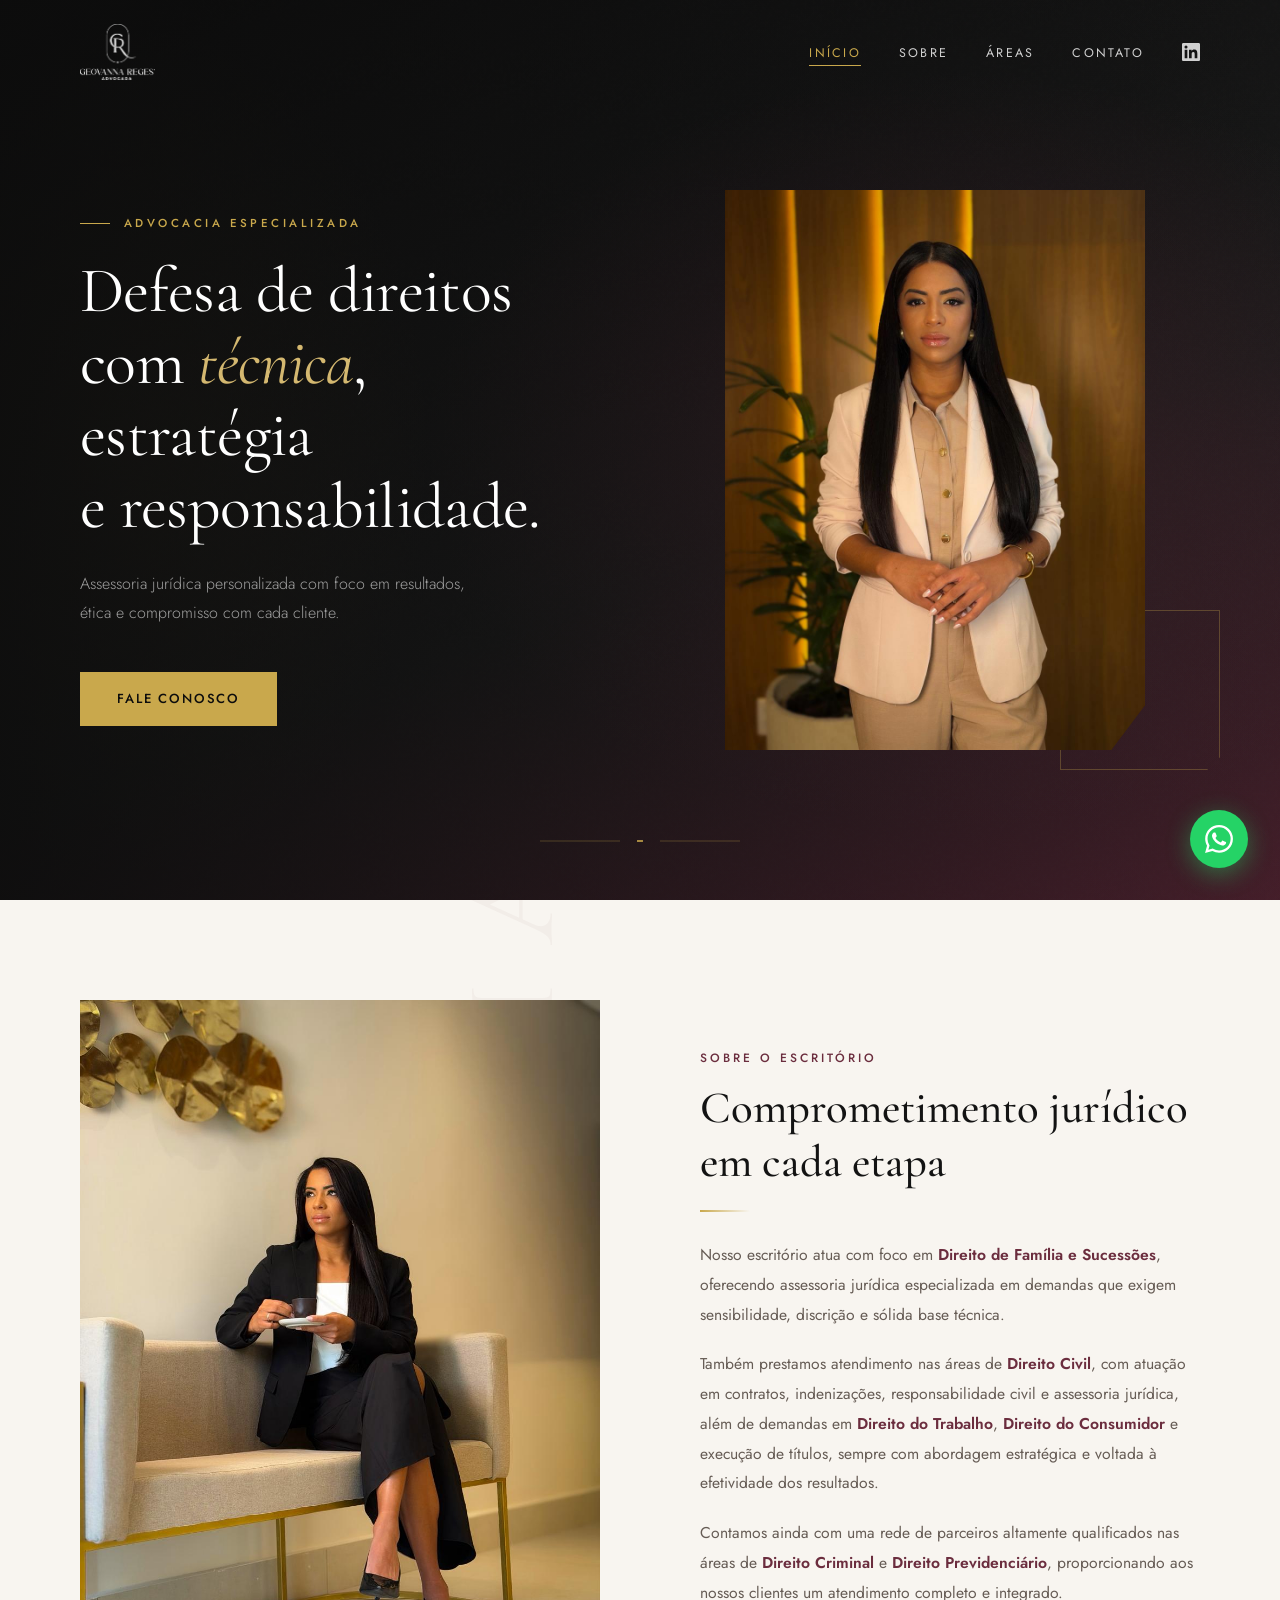
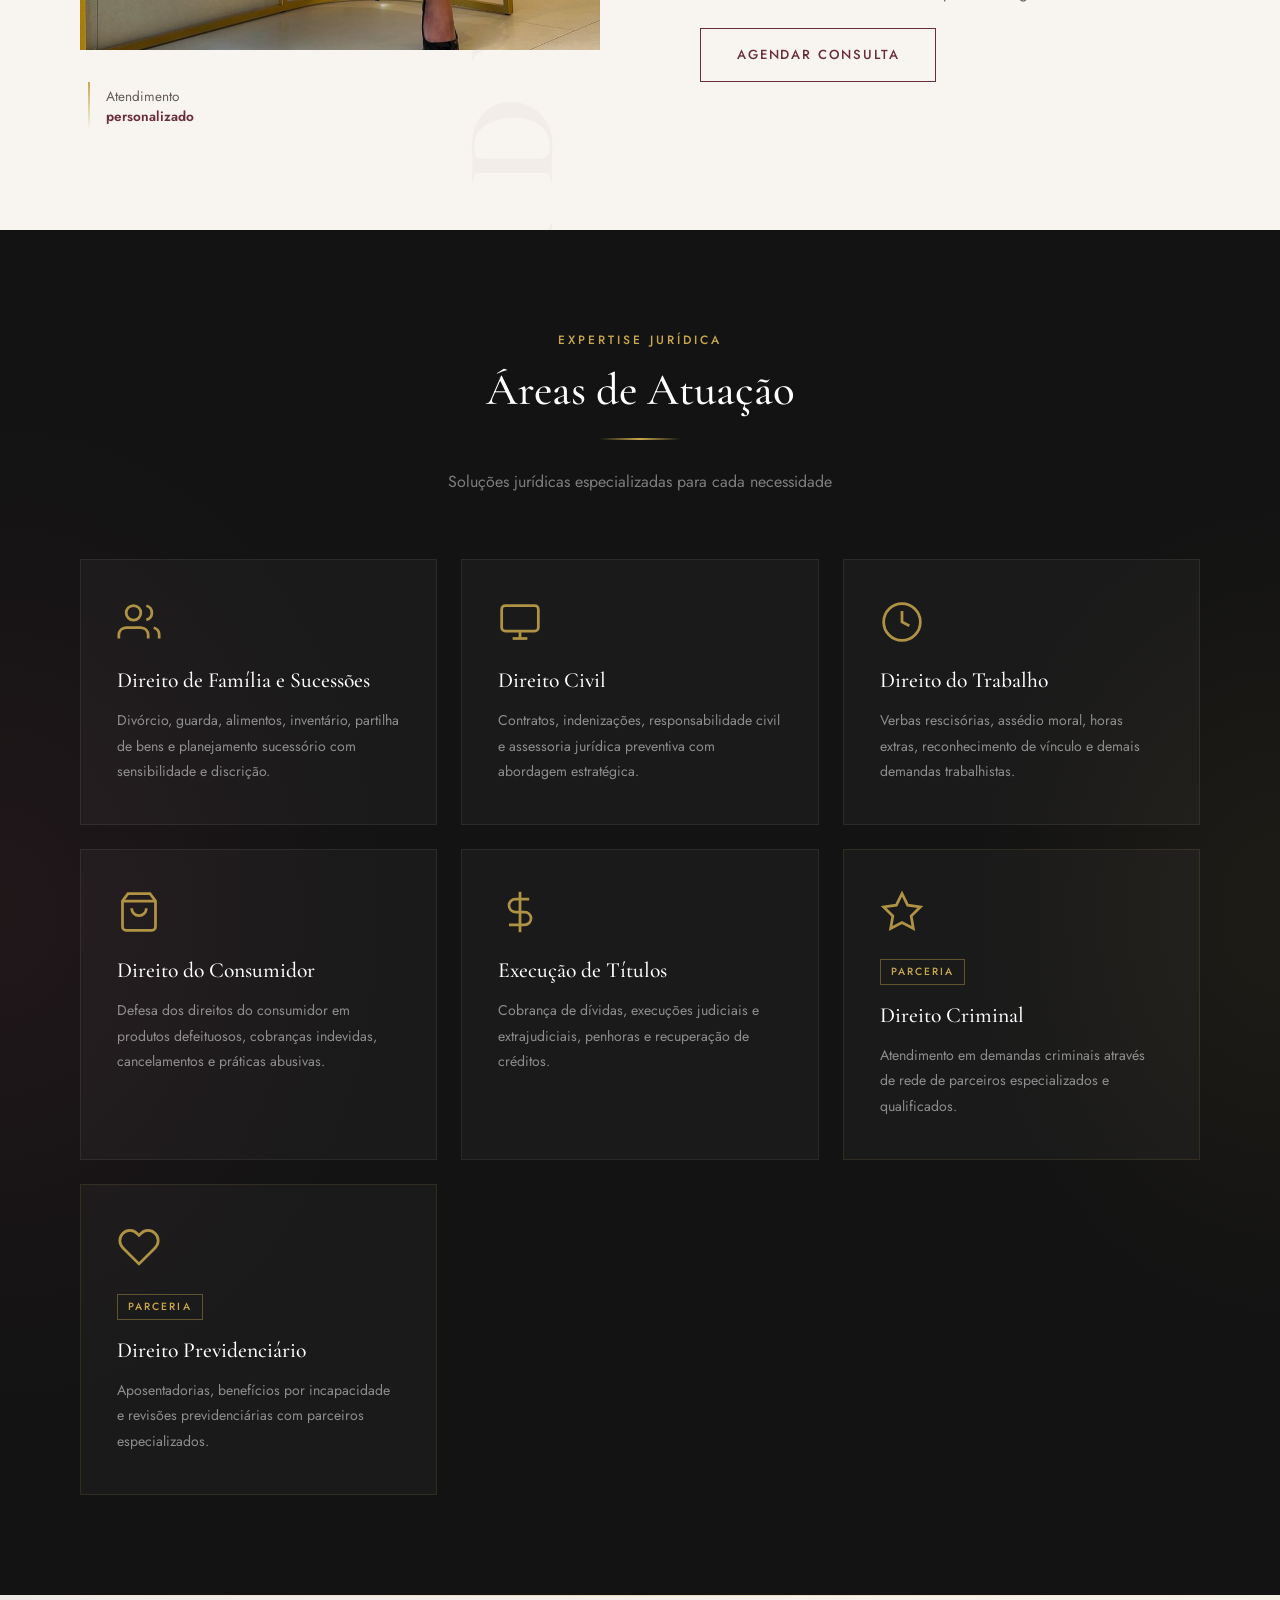
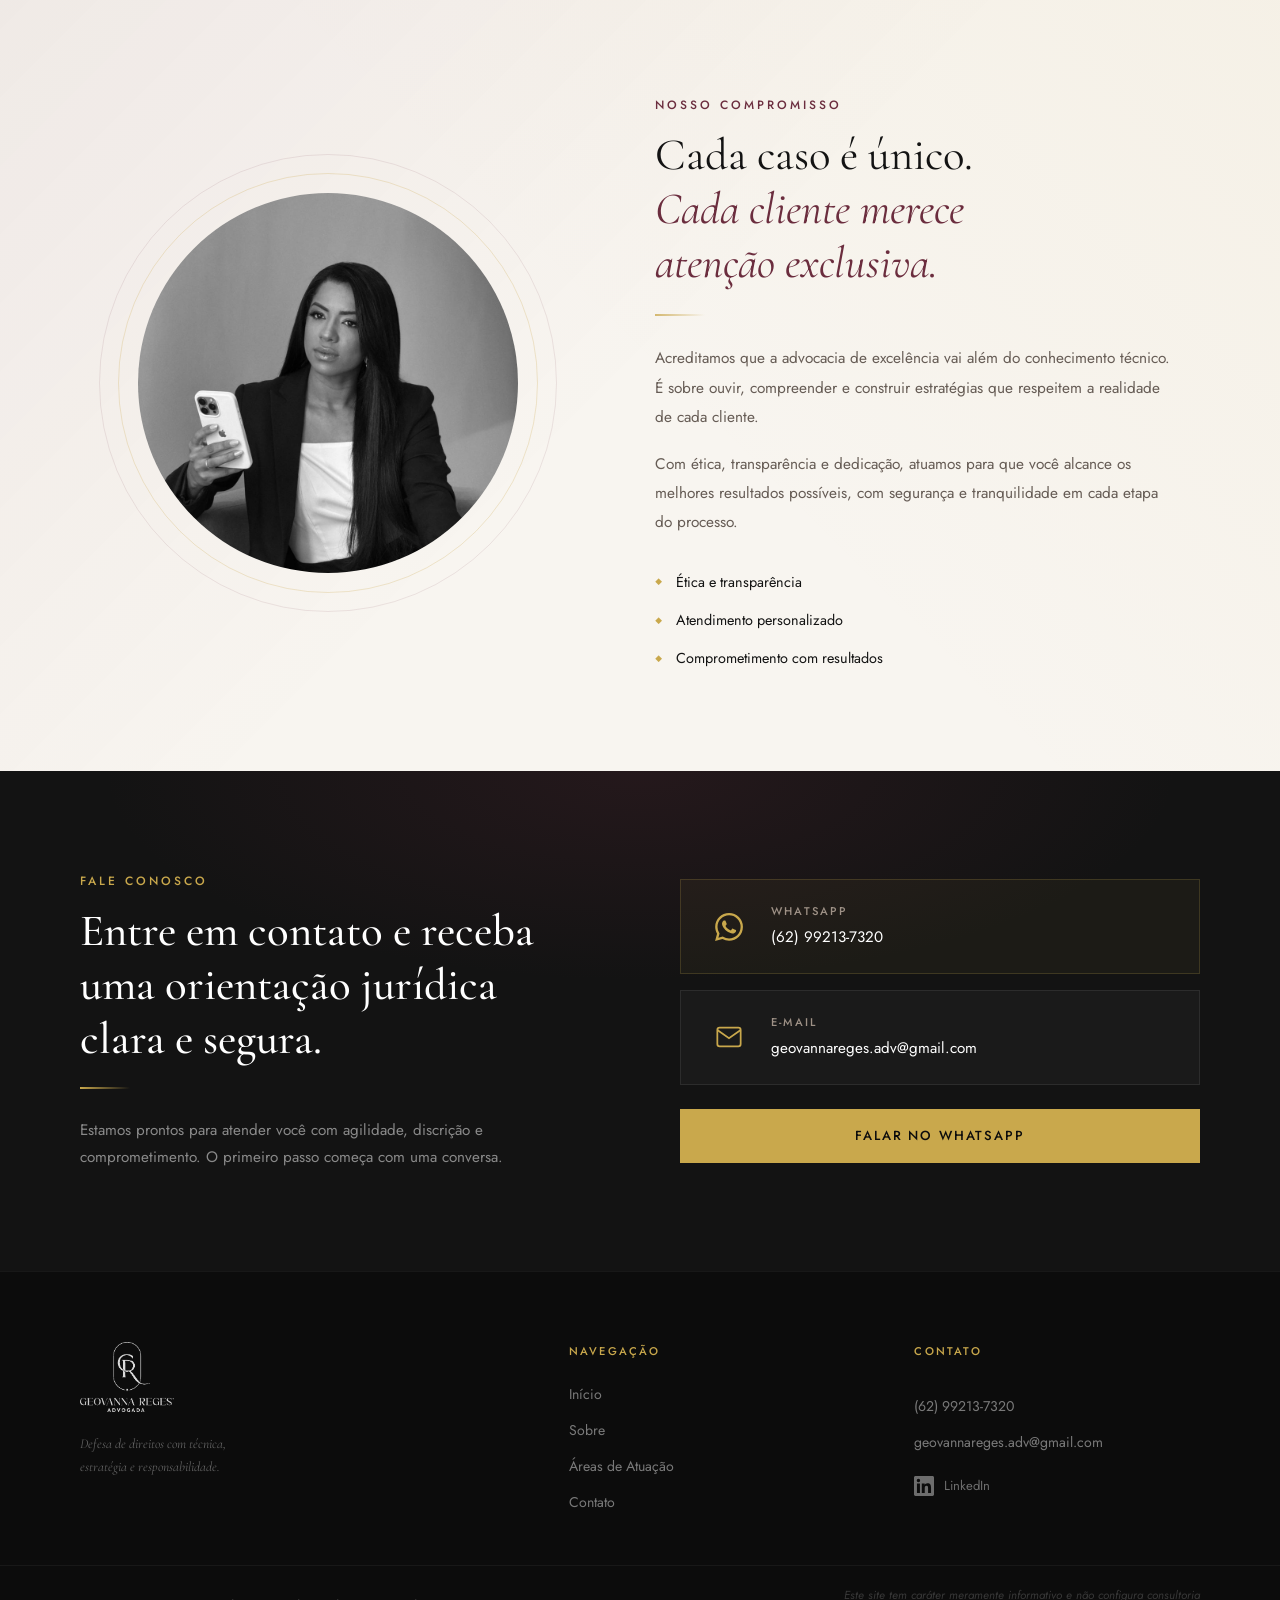
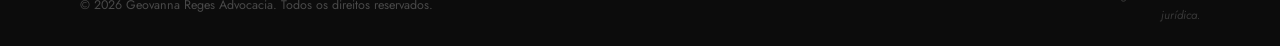
<file: index.html>
<!DOCTYPE html>
<html lang="pt-BR">
<head>
  <meta charset="UTF-8" />
  <meta name="viewport" content="width=device-width, initial-scale=1.0" />
  <title>Geovanna Reges | Advogada – Direito de Família, Civil e Trabalhista</title>
  <meta name="description" content="Escritório de advocacia especializado em Direito de Família e Sucessões, Direito Civil, Trabalhista e do Consumidor. Assessoria jurídica com técnica, estratégia e responsabilidade." />
  <meta name="keywords" content="advogada, Goiânia, direito de família, sucessões, direito civil, trabalhista, consumidor, Geovanna Reges" />
  <meta name="author" content="Geovanna Reges Advocacia" />
  <meta property="og:title" content="Geovanna Reges | Advogada" />
  <meta property="og:description" content="Defesa de direitos com técnica, estratégia e responsabilidade." />
  <meta property="og:type" content="website" />
  <link rel="preconnect" href="https://fonts.googleapis.com" />
  <link rel="preconnect" href="https://fonts.gstatic.com" crossorigin />
  <link href="https://fonts.googleapis.com/css2?family=Cormorant+Garamond:ital,wght@0,300;0,400;0,500;0,600;0,700;1,300;1,400;1,600&family=Jost:wght@300;400;500;600&display=swap" rel="stylesheet" />
  <link rel="stylesheet" href="geovanna-reges/style.css">
</head>
<body>

  <header class="header" id="header">
    <div class="header__inner container">
      <a href="#inicio" class="header__logo" aria-label="Geovanna Reges Advogada – Página inicial">
        <img src="geovanna-reges/logo.png" alt="Geovanna Reges Advogada – Logo" class="logo-img" />
        <span class="logo-text" style="display:none;">
          <span class="logo-name">Geovanna Reges</span>
          <span class="logo-sub">Advogada</span>
        </span>
      </a>
      <nav class="header__nav" aria-label="Menu principal">
        <ul class="nav__list">
          <li><a href="#inicio" class="nav__link">Início</a></li>
          <li><a href="#sobre" class="nav__link">Sobre</a></li>
          <li><a href="#areas" class="nav__link">Áreas</a></li>
          <li><a href="#contato" class="nav__link">Contato</a></li>
          <li>
            <a href="https://www.linkedin.com/in/geovannareges" target="_blank" rel="noopener noreferrer" class="nav__link nav__link--icon" aria-label="LinkedIn de Geovanna Reges">
              <svg width="18" height="18" viewBox="0 0 24 24" fill="currentColor" aria-hidden="true">
                <path d="M20.447 20.452h-3.554v-5.569c0-1.328-.027-3.037-1.852-3.037-1.853 0-2.136 1.445-2.136 2.939v5.667H9.351V9h3.414v1.561h.046c.477-.9 1.637-1.85 3.37-1.85 3.601 0 4.267 2.37 4.267 5.455v6.286zM5.337 7.433a2.062 2.062 0 01-2.063-2.065 2.064 2.064 0 112.063 2.065zm1.782 13.019H3.555V9h3.564v11.452zM22.225 0H1.771C.792 0 0 .774 0 1.729v20.542C0 23.227.792 24 1.771 24h20.451C23.2 24 24 23.227 24 22.271V1.729C24 .774 23.2 0 22.222 0h.003z"/>
              </svg>
            </a>
          </li>
        </ul>
      </nav>
      <button class="header__hamburger" id="hamburger" aria-label="Abrir menu" aria-expanded="false" aria-controls="mobile-menu">
        <span class="ham-line"></span>
        <span class="ham-line"></span>
        <span class="ham-line"></span>
      </button>
    </div>
    <nav class="mobile-menu" id="mobile-menu" aria-label="Menu mobile" aria-hidden="true">
      <ul class="mobile-menu__list">
        <li><a href="#inicio" class="mobile-menu__link">Início</a></li>
        <li><a href="#sobre" class="mobile-menu__link">Sobre</a></li>
        <li><a href="#areas" class="mobile-menu__link">Áreas</a></li>
        <li><a href="#contato" class="mobile-menu__link">Contato</a></li>
        <li><a href="https://www.linkedin.com/in/geovannareges" target="_blank" rel="noopener noreferrer" class="mobile-menu__link">LinkedIn</a></li>
      </ul>
    </nav>
  </header>


  <!-- HERO -->
  <section class="hero" id="inicio" aria-label="Apresentação">
    <div class="hero__bg" aria-hidden="true"></div>
    <div class="hero__overlay" aria-hidden="true"></div>
    <div class="hero__content container">
      <div class="hero__text fade-in">
        <p class="hero__eyebrow">Advocacia especializada</p>
        <h1 class="hero__title">
          Defesa de direitos<br />
          com <em>técnica</em>, estratégia<br />
          e responsabilidade.
        </h1>
        <p class="hero__subtitle">
          Assessoria jurídica personalizada com foco em resultados,<br class="desktop-break" />
          ética e compromisso com cada cliente.
        </p>
        <a href="#contato" class="btn btn--gold">Fale Conosco</a>
      </div>
      <div class="hero__photo fade-in fade-in--delay">
        <div class="hero__photo-frame">
          <img
            src="geovanna-reges/fotos/GeoavannaPrincipal.png">
            alt="Geovanna Reges, advogada – foto profissional"
            class="hero__photo-img"
            loading="eager"
          />
        </div>
        <div class="hero__photo-deco" aria-hidden="true"></div>
      </div>
    </div>
    <div class="hero__ornament" aria-hidden="true">
      <svg viewBox="0 0 200 2" fill="none" xmlns="http://www.w3.org/2000/svg">
        <line x1="0" y1="1" x2="80" y2="1" stroke="var(--gold)" stroke-width="0.5" opacity="0.6"/>
        <circle cx="100" cy="1" r="3" fill="var(--gold)" opacity="0.8"/>
        <line x1="120" y1="1" x2="200" y2="1" stroke="var(--gold)" stroke-width="0.5" opacity="0.6"/>
      </svg>
    </div>
  </section>


  <!-- SOBRE -->
  <section class="sobre" id="sobre" aria-label="Sobre o escritório">
    <div class="container">
      <div class="sobre__grid">
        <div class="sobre__photo-col fade-in-left">
          <div class="sobre__photo-wrapper">
            <img
              src="geovanna-reges/fotos/GeovannaSentada.jpg"
              alt="Geovanna Reges – advogada especialista em Direito de Família"
              class="sobre__photo"
              loading="lazy"
            />
            <div class="sobre__photo-deco" aria-hidden="true"></div>
          </div>
          <div class="sobre__badge">
            <span class="badge__line" aria-hidden="true"></span>
            <p class="badge__text">Atendimento<br /><strong>personalizado</strong></p>
          </div>
        </div>
        <div class="sobre__text-col fade-in-right">
          <p class="section-eyebrow">Sobre o escritório</p>
          <h2 class="section-title">Comprometimento jurídico<br />em cada etapa</h2>
          <div class="section-divider" aria-hidden="true"></div>
          <p class="sobre__text">
            Nosso escritório atua com foco em <strong>Direito de Família e Sucessões</strong>, oferecendo assessoria jurídica especializada em demandas que exigem sensibilidade, discrição e sólida base técnica.
          </p>
          <p class="sobre__text">
            Também prestamos atendimento nas áreas de <strong>Direito Civil</strong>, com atuação em contratos, indenizações, responsabilidade civil e assessoria jurídica, além de demandas em <strong>Direito do Trabalho</strong>, <strong>Direito do Consumidor</strong> e execução de títulos, sempre com abordagem estratégica e voltada à efetividade dos resultados.
          </p>
          <p class="sobre__text">
            Contamos ainda com uma rede de parceiros altamente qualificados nas áreas de <strong>Direito Criminal</strong> e <strong>Direito Previdenciário</strong>, proporcionando aos nossos clientes um atendimento completo e integrado.
          </p>
          <a href="#contato" class="btn btn--outline">Agendar consulta</a>
        </div>
      </div>
    </div>
  </section>


  <!-- ÁREAS -->
  <section class="areas" id="areas" aria-label="Áreas de atuação">
    <div class="container">
      <div class="section-header text-center fade-in">
        <p class="section-eyebrow">Expertise jurídica</p>
        <h2 class="section-title">Áreas de Atuação</h2>
        <div class="section-divider center" aria-hidden="true"></div>
        <p class="section-subtitle">Soluções jurídicas especializadas para cada necessidade</p>
      </div>
      <div class="areas__grid">
        <article class="area-card fade-in" tabindex="0">
          <div class="area-card__icon" aria-hidden="true">
            <svg viewBox="0 0 24 24" fill="none" stroke="currentColor" stroke-width="1.5">
              <path d="M17 21v-2a4 4 0 0 0-4-4H5a4 4 0 0 0-4 4v2"/>
              <circle cx="9" cy="7" r="4"/>
              <path d="M23 21v-2a4 4 0 0 0-3-3.87"/>
              <path d="M16 3.13a4 4 0 0 1 0 7.75"/>
            </svg>
          </div>
          <h3 class="area-card__title">Direito de Família e Sucessões</h3>
          <p class="area-card__desc">Divórcio, guarda, alimentos, inventário, partilha de bens e planejamento sucessório com sensibilidade e discrição.</p>
        </article>
        <article class="area-card fade-in" tabindex="0">
          <div class="area-card__icon" aria-hidden="true">
            <svg viewBox="0 0 24 24" fill="none" stroke="currentColor" stroke-width="1.5">
              <rect x="2" y="3" width="20" height="14" rx="2" ry="2"/>
              <line x1="8" y1="21" x2="16" y2="21"/>
              <line x1="12" y1="17" x2="12" y2="21"/>
            </svg>
          </div>
          <h3 class="area-card__title">Direito Civil</h3>
          <p class="area-card__desc">Contratos, indenizações, responsabilidade civil e assessoria jurídica preventiva com abordagem estratégica.</p>
        </article>
        <article class="area-card fade-in" tabindex="0">
          <div class="area-card__icon" aria-hidden="true">
            <svg viewBox="0 0 24 24" fill="none" stroke="currentColor" stroke-width="1.5">
              <circle cx="12" cy="12" r="10"/>
              <polyline points="12 6 12 12 16 14"/>
            </svg>
          </div>
          <h3 class="area-card__title">Direito do Trabalho</h3>
          <p class="area-card__desc">Verbas rescisórias, assédio moral, horas extras, reconhecimento de vínculo e demais demandas trabalhistas.</p>
        </article>
        <article class="area-card fade-in" tabindex="0">
          <div class="area-card__icon" aria-hidden="true">
            <svg viewBox="0 0 24 24" fill="none" stroke="currentColor" stroke-width="1.5">
              <path d="M6 2L3 6v14a2 2 0 0 0 2 2h14a2 2 0 0 0 2-2V6l-3-4z"/>
              <line x1="3" y1="6" x2="21" y2="6"/>
              <path d="M16 10a4 4 0 0 1-8 0"/>
            </svg>
          </div>
          <h3 class="area-card__title">Direito do Consumidor</h3>
          <p class="area-card__desc">Defesa dos direitos do consumidor em produtos defeituosos, cobranças indevidas, cancelamentos e práticas abusivas.</p>
        </article>
        <article class="area-card fade-in" tabindex="0">
          <div class="area-card__icon" aria-hidden="true">
            <svg viewBox="0 0 24 24" fill="none" stroke="currentColor" stroke-width="1.5">
              <line x1="12" y1="1" x2="12" y2="23"/>
              <path d="M17 5H9.5a3.5 3.5 0 0 0 0 7h5a3.5 3.5 0 0 1 0 7H6"/>
            </svg>
          </div>
          <h3 class="area-card__title">Execução de Títulos</h3>
          <p class="area-card__desc">Cobrança de dívidas, execuções judiciais e extrajudiciais, penhoras e recuperação de créditos.</p>
        </article>
        <article class="area-card area-card--partner fade-in" tabindex="0">
          <div class="area-card__icon" aria-hidden="true">
            <svg viewBox="0 0 24 24" fill="none" stroke="currentColor" stroke-width="1.5">
              <polygon points="12 2 15.09 8.26 22 9.27 17 14.14 18.18 21.02 12 17.77 5.82 21.02 7 14.14 2 9.27 8.91 8.26 12 2"/>
            </svg>
          </div>
          <span class="area-card__tag">Parceria</span>
          <h3 class="area-card__title">Direito Criminal</h3>
          <p class="area-card__desc">Atendimento em demandas criminais através de rede de parceiros especializados e qualificados.</p>
        </article>
        <article class="area-card area-card--partner fade-in" tabindex="0">
          <div class="area-card__icon" aria-hidden="true">
            <svg viewBox="0 0 24 24" fill="none" stroke="currentColor" stroke-width="1.5">
              <path d="M20.84 4.61a5.5 5.5 0 0 0-7.78 0L12 5.67l-1.06-1.06a5.5 5.5 0 0 0-7.78 7.78l1.06 1.06L12 21.23l7.78-7.78 1.06-1.06a5.5 5.5 0 0 0 0-7.78z"/>
            </svg>
          </div>
          <span class="area-card__tag">Parceria</span>
          <h3 class="area-card__title">Direito Previdenciário</h3>
          <p class="area-card__desc">Aposentadorias, benefícios por incapacidade e revisões previdenciárias com parceiros especializados.</p>
        </article>
      </div>
    </div>
  </section>


  <!-- DESTAQUE -->
  <section class="destaque" aria-label="Compromisso profissional">
    <div class="destaque__bg" aria-hidden="true"></div>
    <div class="container destaque__inner">
      <div class="destaque__photo-col fade-in-left">
        <div class="destaque__photo-wrapper">
          <img
            src="geovanna-reges/fotos/GeovannaPretaeBranca.jpg"
            alt="Geovanna Reges – atendimento personalizado ao cliente"
            class="destaque__photo"
            loading="lazy"
          />
        </div>
        <div class="destaque__deco-ring" aria-hidden="true"></div>
      </div>
      <div class="destaque__text-col fade-in-right">
        <p class="section-eyebrow eyebrow--light">Nosso compromisso</p>
        <h2 class="destaque__title">
          Cada caso é único.<br />
          <em>Cada cliente merece<br />atenção exclusiva.</em>
        </h2>
        <div class="section-divider gold" aria-hidden="true"></div>
        <p class="destaque__text">
          Acreditamos que a advocacia de excelência vai além do conhecimento técnico. É sobre ouvir, compreender e construir estratégias que respeitem a realidade de cada cliente.
        </p>
        <p class="destaque__text">
          Com ética, transparência e dedicação, atuamos para que você alcance os melhores resultados possíveis, com segurança e tranquilidade em cada etapa do processo.
        </p>
        <ul class="destaque__values" aria-label="Valores do escritório">
          <li class="value-item"><span class="value-icon" aria-hidden="true">◆</span><span>Ética e transparência</span></li>
          <li class="value-item"><span class="value-icon" aria-hidden="true">◆</span><span>Atendimento personalizado</span></li>
          <li class="value-item"><span class="value-icon" aria-hidden="true">◆</span><span>Comprometimento com resultados</span></li>
        </ul>
      </div>
    </div>
  </section>


  <!-- CONTATO -->
  <section class="contato" id="contato" aria-label="Entre em contato">
    <div class="container">
      <div class="contato__inner">
        <div class="contato__text fade-in">
          <p class="section-eyebrow">Fale conosco</p>
          <h2 class="section-title">Entre em contato e receba uma orientação jurídica<br class="desktop-break" /> clara e segura.</h2>
          <div class="section-divider" aria-hidden="true"></div>
          <p class="contato__desc">Estamos prontos para atender você com agilidade, discrição e comprometimento. O primeiro passo começa com uma conversa.</p>
        </div>
        <div class="contato__cards fade-in fade-in--delay">
          <a href="https://wa.me/5562992137320?text=Ol%C3%A1%2C%20Geovanna%21%20Gostaria%20de%20uma%20orienta%C3%A7%C3%A3o%20jur%C3%ADdica." target="_blank" rel="noopener noreferrer" class="contact-card contact-card--primary" aria-label="Falar com Geovanna Reges no WhatsApp">
            <div class="contact-card__icon" aria-hidden="true">
              <svg viewBox="0 0 24 24" fill="currentColor">
                <path d="M17.472 14.382c-.297-.149-1.758-.867-2.03-.967-.273-.099-.471-.148-.67.15-.197.297-.767.966-.94 1.164-.173.199-.347.223-.644.075-.297-.15-1.255-.463-2.39-1.475-.883-.788-1.48-1.761-1.653-2.059-.173-.297-.018-.458.13-.606.134-.133.298-.347.446-.52.149-.174.198-.298.298-.497.099-.198.05-.371-.025-.52-.075-.149-.669-1.612-.916-2.207-.242-.579-.487-.5-.669-.51-.173-.008-.371-.01-.57-.01-.198 0-.52.074-.792.372-.272.297-1.04 1.016-1.04 2.479 0 1.462 1.065 2.875 1.213 3.074.149.198 2.096 3.2 5.077 4.487.709.306 1.262.489 1.694.625.712.227 1.36.195 1.871.118.571-.085 1.758-.719 2.006-1.413.248-.694.248-1.289.173-1.413-.074-.124-.272-.198-.57-.347m-5.421 7.403h-.004a9.87 9.87 0 01-5.031-1.378l-.361-.214-3.741.982.998-3.648-.235-.374a9.86 9.86 0 01-1.51-5.26c.001-5.45 4.436-9.884 9.888-9.884 2.64 0 5.122 1.03 6.988 2.898a9.825 9.825 0 012.893 6.994c-.003 5.45-4.437 9.884-9.885 9.884m8.413-18.297A11.815 11.815 0 0012.05 0C5.495 0 .16 5.335.157 11.892c0 2.096.547 4.142 1.588 5.945L.057 24l6.305-1.654a11.882 11.882 0 005.683 1.448h.005c6.554 0 11.89-5.335 11.893-11.893a11.821 11.821 0 00-3.48-8.413z"/>
              </svg>
            </div>
            <div class="contact-card__body">
              <p class="contact-card__label">WhatsApp</p>
              <p class="contact-card__value">(62) 99213-7320</p>
            </div>
            <div class="contact-card__arrow" aria-hidden="true">→</div>
          </a>
          <a href="mailto:geovannareges.adv@gmail.com" class="contact-card" aria-label="Enviar e-mail para Geovanna Reges">
            <div class="contact-card__icon" aria-hidden="true">
              <svg viewBox="0 0 24 24" fill="none" stroke="currentColor" stroke-width="1.5">
                <path d="M4 4h16c1.1 0 2 .9 2 2v12c0 1.1-.9 2-2 2H4c-1.1 0-2-.9-2-2V6c0-1.1.9-2 2-2z"/>
                <polyline points="22,6 12,13 2,6"/>
              </svg>
            </div>
            <div class="contact-card__body">
              <p class="contact-card__label">E-mail</p>
              <p class="contact-card__value">geovannareges.adv@gmail.com</p>
            </div>
            <div class="contact-card__arrow" aria-hidden="true">→</div>
          </a>
          <a href="https://wa.me/5562992137320?text=Ol%C3%A1%2C%20Geovanna%21%20Gostaria%20de%20uma%20orienta%C3%A7%C3%A3o%20jur%C3%ADdica." target="_blank" rel="noopener noreferrer" class="btn btn--gold btn--full">
            Falar no WhatsApp
          </a>
        </div>
      </div>
    </div>
  </section>


  <!-- RODAPÉ -->
  <footer class="footer" role="contentinfo">
    <div class="container footer__inner">
      <div class="footer__brand">
        <img src="geovanna-reges/logo.png" alt="Geovanna Reges Advogada" class="footer__logo" loading="lazy" />
        <span class="footer__logo-text" style="display:none;">
          <span class="footer__name">Geovanna Reges</span>
          <span class="footer__oab">Advogada</span>
        </span>
        <p class="footer__tagline">Defesa de direitos com técnica,<br />estratégia e responsabilidade.</p>
      </div>
      <nav class="footer__nav" aria-label="Links do rodapé">
        <h4 class="footer__nav-title">Navegação</h4>
        <ul class="footer__nav-list">
          <li><a href="#inicio" class="footer__link">Início</a></li>
          <li><a href="#sobre" class="footer__link">Sobre</a></li>
          <li><a href="#areas" class="footer__link">Áreas de Atuação</a></li>
          <li><a href="#contato" class="footer__link">Contato</a></li>
        </ul>
      </nav>
      <div class="footer__contact">
        <h4 class="footer__nav-title">Contato</h4>
        <a href="https://wa.me/5562992137320" class="footer__link footer__contact-link">(62) 99213-7320</a>
        <a href="mailto:geovannareges.adv@gmail.com" class="footer__link footer__contact-link">geovannareges.adv@gmail.com</a>
        <a href="https://www.linkedin.com/in/geovannareges" target="_blank" rel="noopener noreferrer" class="footer__linkedin" aria-label="LinkedIn de Geovanna Reges">
          <svg width="20" height="20" viewBox="0 0 24 24" fill="currentColor" aria-hidden="true">
            <path d="M20.447 20.452h-3.554v-5.569c0-1.328-.027-3.037-1.852-3.037-1.853 0-2.136 1.445-2.136 2.939v5.667H9.351V9h3.414v1.561h.046c.477-.9 1.637-1.85 3.37-1.85 3.601 0 4.267 2.37 4.267 5.455v6.286zM5.337 7.433a2.062 2.062 0 01-2.063-2.065 2.064 2.064 0 112.063 2.065zm1.782 13.019H3.555V9h3.564v11.452zM22.225 0H1.771C.792 0 0 .774 0 1.729v20.542C0 23.227.792 24 1.771 24h20.451C23.2 24 24 23.227 24 22.271V1.729C24 .774 23.2 0 22.222 0h.003z"/>
          </svg>
          LinkedIn
        </a>
      </div>
    </div>
    <div class="footer__bottom">
      <div class="container">
        <p class="footer__copy">© <span id="footer-year">2025</span> Geovanna Reges Advocacia. Todos os direitos reservados.</p>
        <p class="footer__disclaimer">Este site tem caráter meramente informativo e não configura consultoria jurídica.</p>
      </div>
    </div>
  </footer>


  <a href="https://wa.me/5562992137320?text=Ol%C3%A1%2C%20Geovanna%21%20Gostaria%20de%20uma%20orienta%C3%A7%C3%A3o%20jur%C3%ADdica." target="_blank" rel="noopener noreferrer" class="whatsapp-float" id="whatsapp-float" aria-label="Falar com Geovanna Reges no WhatsApp">
    <svg viewBox="0 0 24 24" fill="currentColor" width="28" height="28" aria-hidden="true">
      <path d="M17.472 14.382c-.297-.149-1.758-.867-2.03-.967-.273-.099-.471-.148-.67.15-.197.297-.767.966-.94 1.164-.173.199-.347.223-.644.075-.297-.15-1.255-.463-2.39-1.475-.883-.788-1.48-1.761-1.653-2.059-.173-.297-.018-.458.13-.606.134-.133.298-.347.446-.52.149-.174.198-.298.298-.497.099-.198.05-.371-.025-.52-.075-.149-.669-1.612-.916-2.207-.242-.579-.487-.5-.669-.51-.173-.008-.371-.01-.57-.01-.198 0-.52.074-.792.372-.272.297-1.04 1.016-1.04 2.479 0 1.462 1.065 2.875 1.213 3.074.149.198 2.096 3.2 5.077 4.487.709.306 1.262.489 1.694.625.712.227 1.36.195 1.871.118.571-.085 1.758-.719 2.006-1.413.248-.694.248-1.289.173-1.413-.074-.124-.272-.198-.57-.347m-5.421 7.403h-.004a9.87 9.87 0 01-5.031-1.378l-.361-.214-3.741.982.998-3.648-.235-.374a9.86 9.86 0 01-1.51-5.26c.001-5.45 4.436-9.884 9.888-9.884 2.64 0 5.122 1.03 6.988 2.898a9.825 9.825 0 012.893 6.994c-.003 5.45-4.437 9.884-9.885 9.884m8.413-18.297A11.815 11.815 0 0012.05 0C5.495 0 .16 5.335.157 11.892c0 2.096.547 4.142 1.588 5.945L.057 24l6.305-1.654a11.882 11.882 0 005.683 1.448h.005c6.554 0 11.89-5.335 11.893-11.893a11.821 11.821 0 00-3.48-8.413z"/>
    </svg>
    <span class="whatsapp-float__tooltip">Fale conosco</span>
  </a>
  <script src="geovanna-reges/script.js"></script>
</body>
</html>
</file>
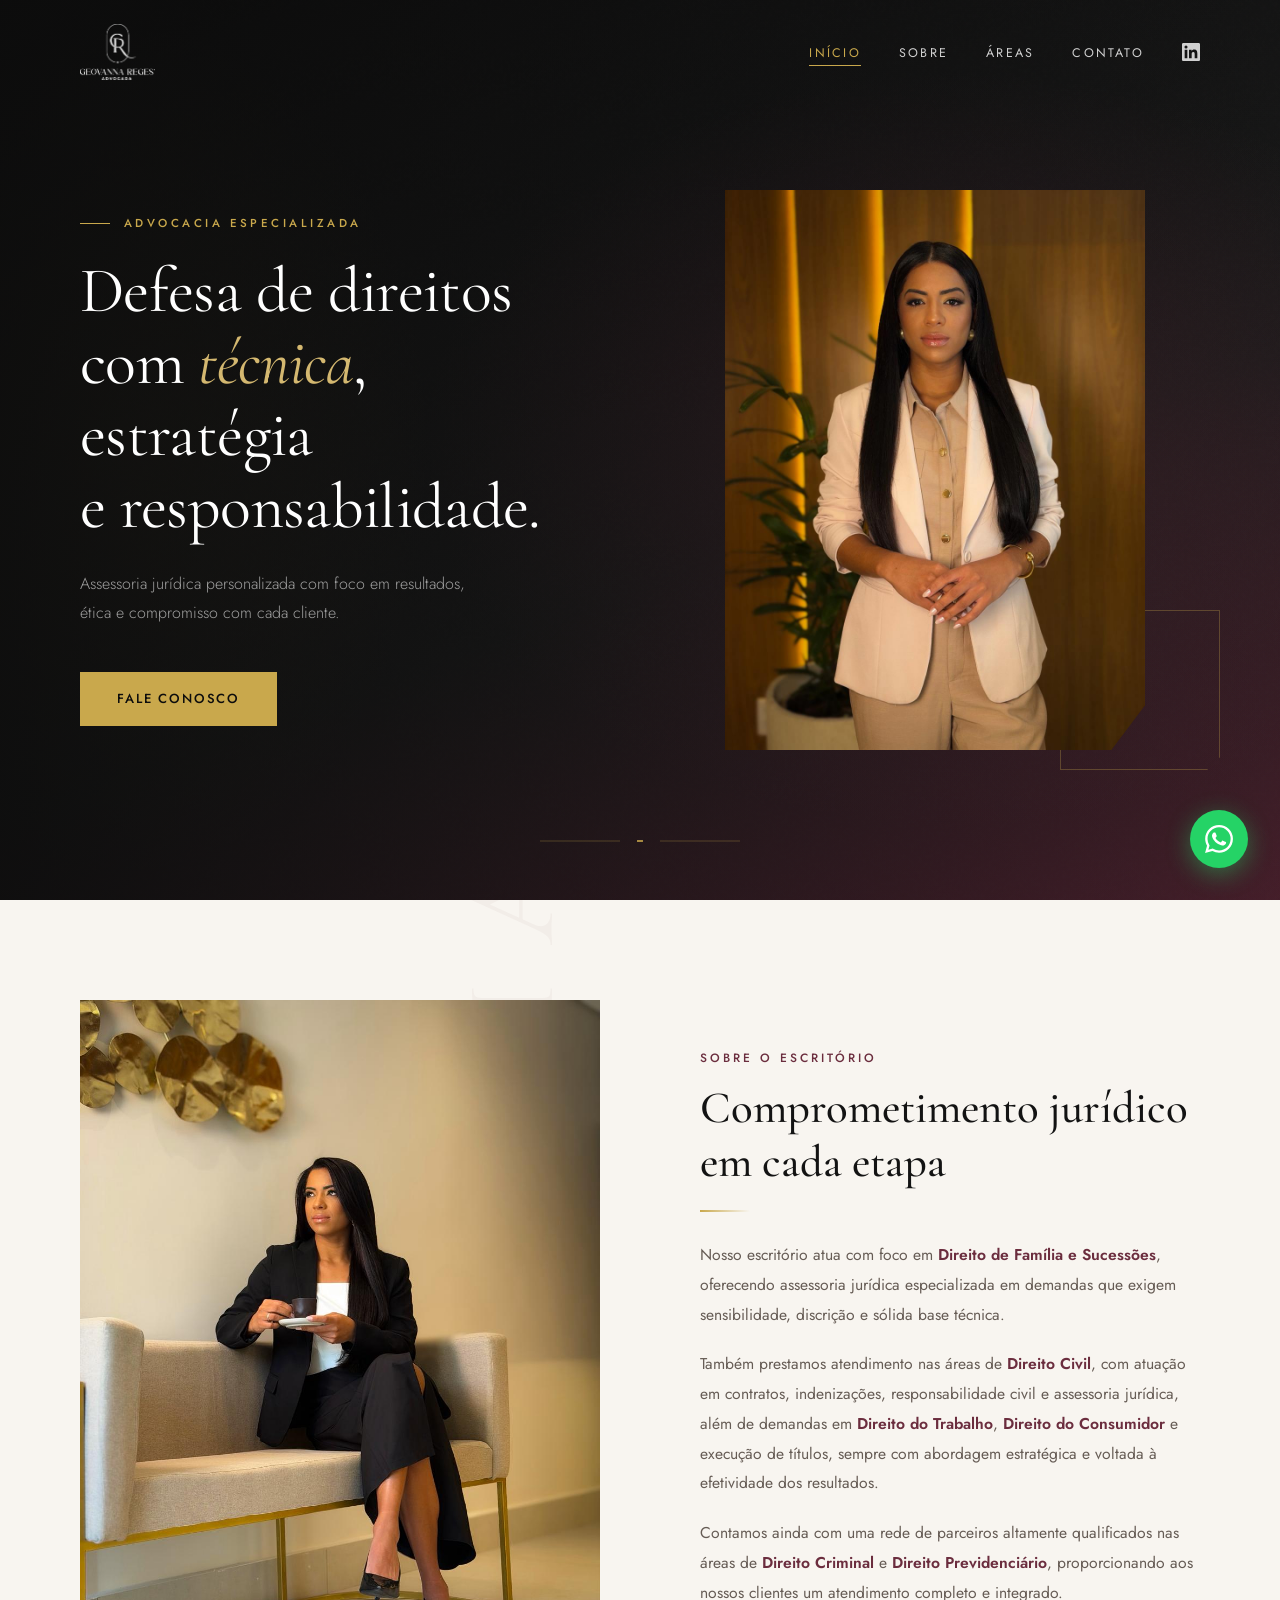
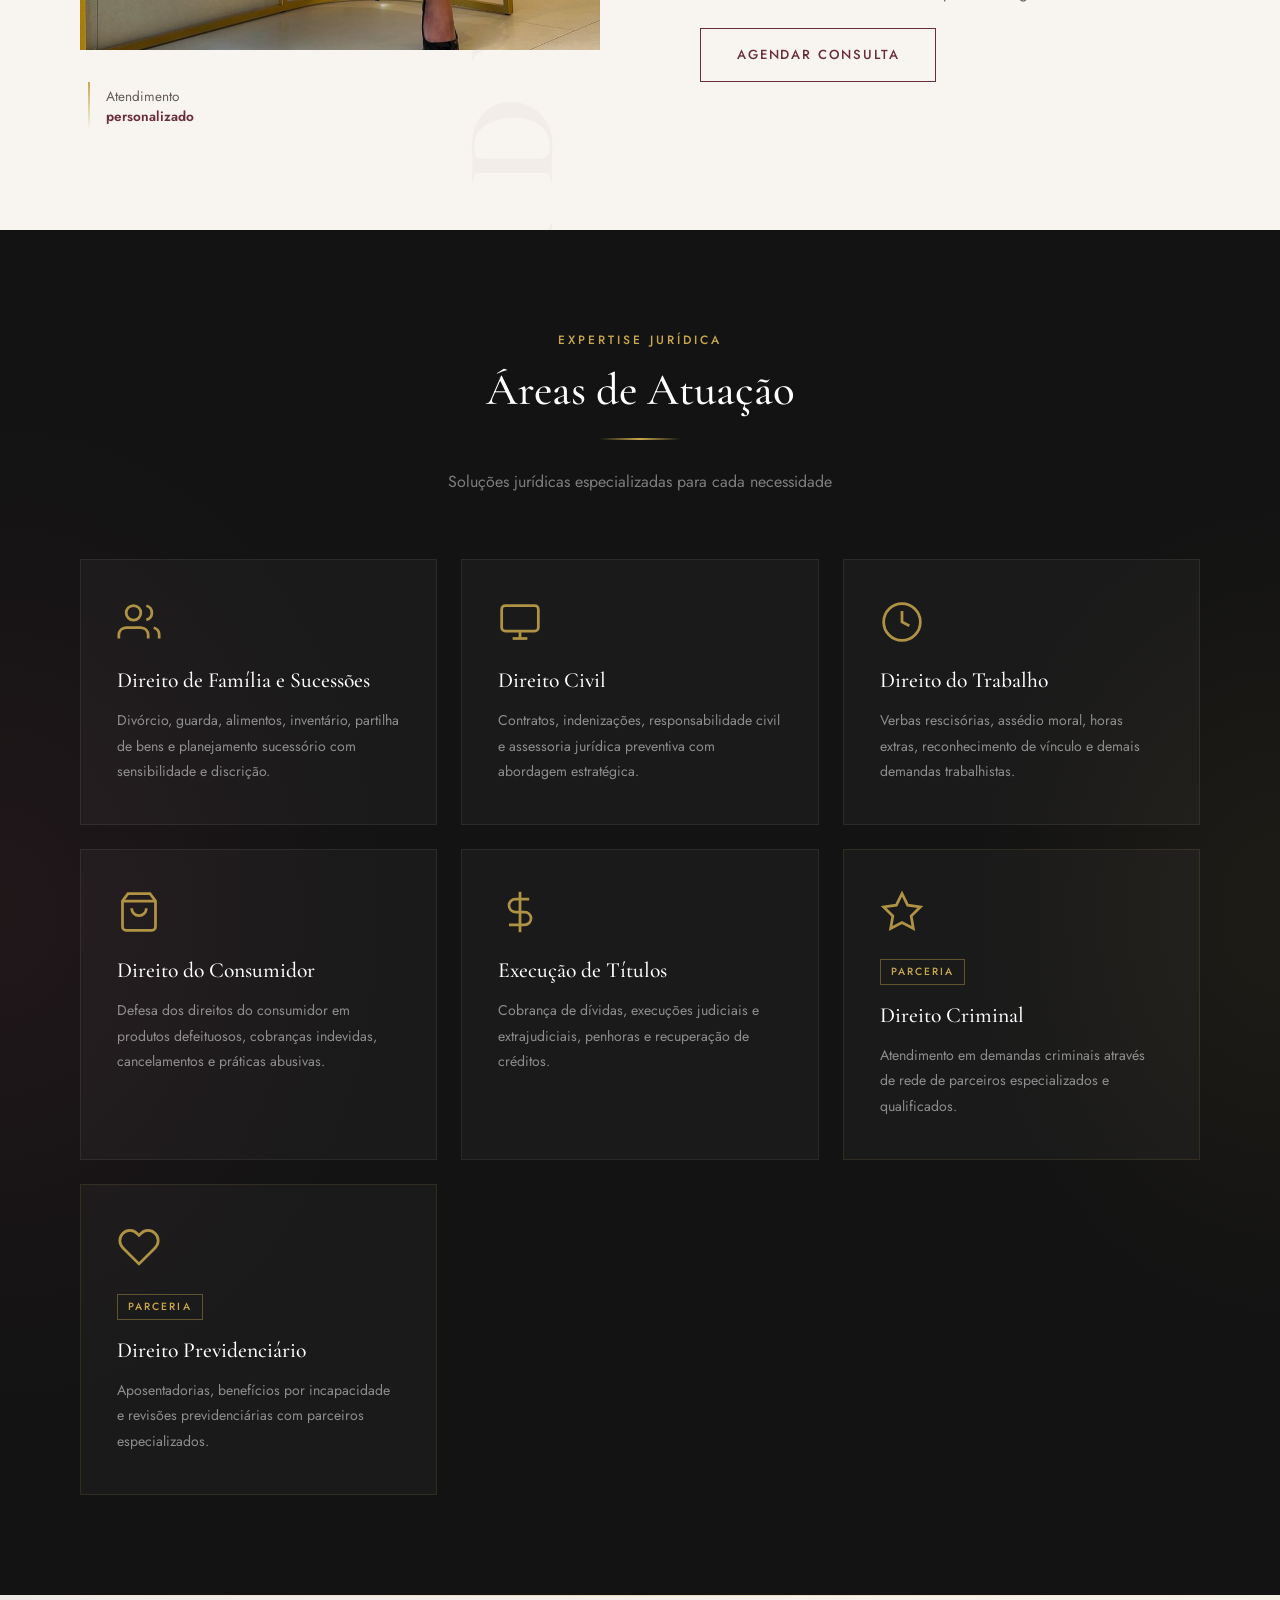
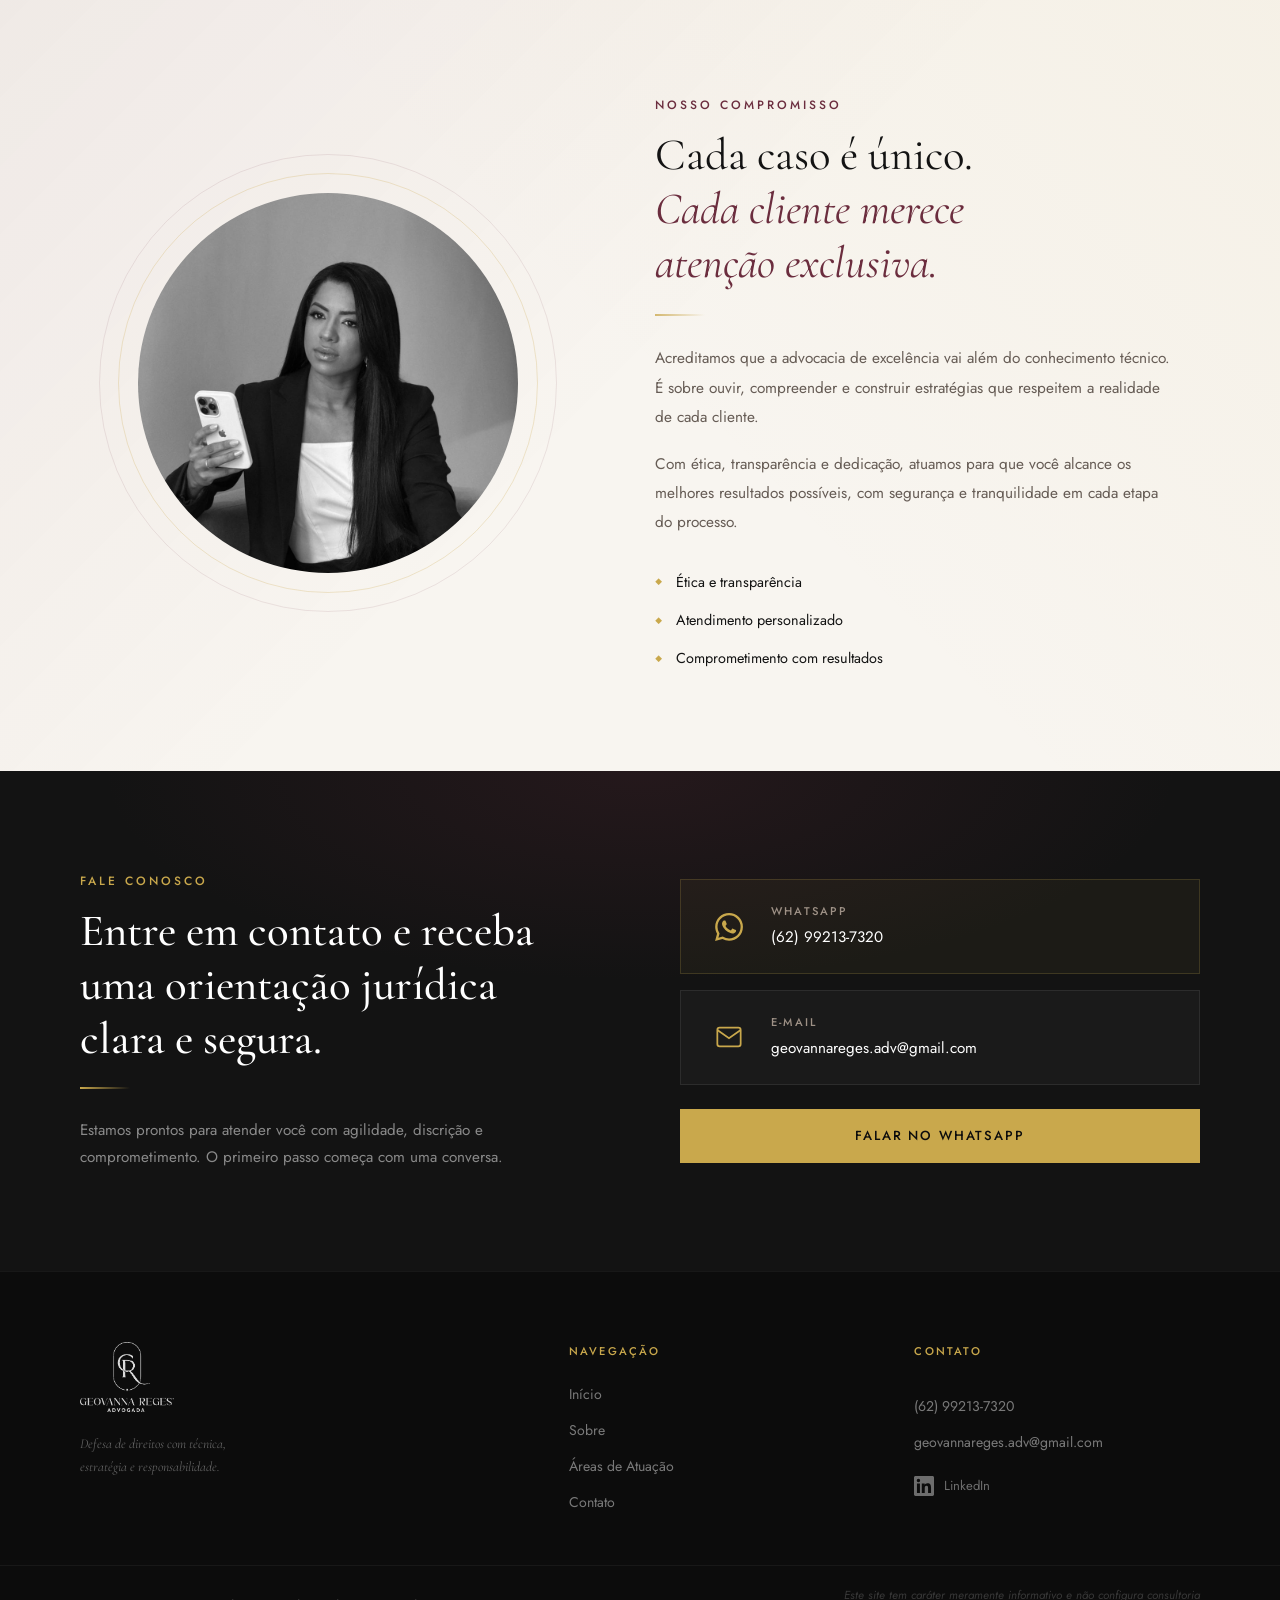
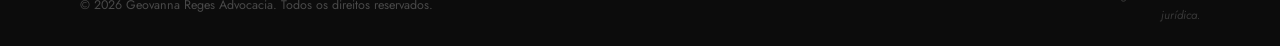
<file: geovanna-reges/index.html>
<!DOCTYPE html>
<html lang="pt-BR">
<head>
  <meta charset="UTF-8" />
  <meta name="viewport" content="width=device-width, initial-scale=1.0" />
  <title>Geovanna Reges | Advogada – Direito de Família, Civil e Trabalhista</title>
  <meta name="description" content="Escritório de advocacia especializado em Direito de Família e Sucessões, Direito Civil, Trabalhista e do Consumidor. Assessoria jurídica com técnica, estratégia e responsabilidade." />
  <meta name="keywords" content="advogada, Goiânia, direito de família, sucessões, direito civil, trabalhista, consumidor, Geovanna Reges" />
  <meta name="author" content="Geovanna Reges Advocacia" />
  <meta property="og:title" content="Geovanna Reges | Advogada" />
  <meta property="og:description" content="Defesa de direitos com técnica, estratégia e responsabilidade." />
  <meta property="og:type" content="website" />
  <link rel="preconnect" href="https://fonts.googleapis.com" />
  <link rel="preconnect" href="https://fonts.gstatic.com" crossorigin />
  <link href="https://fonts.googleapis.com/css2?family=Cormorant+Garamond:ital,wght@0,300;0,400;0,500;0,600;0,700;1,300;1,400;1,600&family=Jost:wght@300;400;500;600&display=swap" rel="stylesheet" />
  <link rel="stylesheet" href="style.css" />
</head>
<body>

  <header class="header" id="header">
    <div class="header__inner container">
      <a href="#inicio" class="header__logo" aria-label="Geovanna Reges Advogada – Página inicial">
        <img src="logo.png" alt="Geovanna Reges Advogada – Logo" class="logo-img" />
        <span class="logo-text" style="display:none;">
          <span class="logo-name">Geovanna Reges</span>
          <span class="logo-sub">Advogada</span>
        </span>
      </a>
      <nav class="header__nav" aria-label="Menu principal">
        <ul class="nav__list">
          <li><a href="#inicio" class="nav__link">Início</a></li>
          <li><a href="#sobre" class="nav__link">Sobre</a></li>
          <li><a href="#areas" class="nav__link">Áreas</a></li>
          <li><a href="#contato" class="nav__link">Contato</a></li>
          <li>
            <a href="https://www.linkedin.com/in/geovannareges" target="_blank" rel="noopener noreferrer" class="nav__link nav__link--icon" aria-label="LinkedIn de Geovanna Reges">
              <svg width="18" height="18" viewBox="0 0 24 24" fill="currentColor" aria-hidden="true">
                <path d="M20.447 20.452h-3.554v-5.569c0-1.328-.027-3.037-1.852-3.037-1.853 0-2.136 1.445-2.136 2.939v5.667H9.351V9h3.414v1.561h.046c.477-.9 1.637-1.85 3.37-1.85 3.601 0 4.267 2.37 4.267 5.455v6.286zM5.337 7.433a2.062 2.062 0 01-2.063-2.065 2.064 2.064 0 112.063 2.065zm1.782 13.019H3.555V9h3.564v11.452zM22.225 0H1.771C.792 0 0 .774 0 1.729v20.542C0 23.227.792 24 1.771 24h20.451C23.2 24 24 23.227 24 22.271V1.729C24 .774 23.2 0 22.222 0h.003z"/>
              </svg>
            </a>
          </li>
        </ul>
      </nav>
      <button class="header__hamburger" id="hamburger" aria-label="Abrir menu" aria-expanded="false" aria-controls="mobile-menu">
        <span class="ham-line"></span>
        <span class="ham-line"></span>
        <span class="ham-line"></span>
      </button>
    </div>
    <nav class="mobile-menu" id="mobile-menu" aria-label="Menu mobile" aria-hidden="true">
      <ul class="mobile-menu__list">
        <li><a href="#inicio" class="mobile-menu__link">Início</a></li>
        <li><a href="#sobre" class="mobile-menu__link">Sobre</a></li>
        <li><a href="#areas" class="mobile-menu__link">Áreas</a></li>
        <li><a href="#contato" class="mobile-menu__link">Contato</a></li>
        <li><a href="https://www.linkedin.com/in/geovannareges" target="_blank" rel="noopener noreferrer" class="mobile-menu__link">LinkedIn</a></li>
      </ul>
    </nav>
  </header>


  <!-- HERO -->
  <section class="hero" id="inicio" aria-label="Apresentação">
    <div class="hero__bg" aria-hidden="true"></div>
    <div class="hero__overlay" aria-hidden="true"></div>
    <div class="hero__content container">
      <div class="hero__text fade-in">
        <p class="hero__eyebrow">Advocacia especializada</p>
        <h1 class="hero__title">
          Defesa de direitos<br />
          com <em>técnica</em>, estratégia<br />
          e responsabilidade.
        </h1>
        <p class="hero__subtitle">
          Assessoria jurídica personalizada com foco em resultados,<br class="desktop-break" />
          ética e compromisso com cada cliente.
        </p>
        <a href="#contato" class="btn btn--gold">Fale Conosco</a>
      </div>
      <div class="hero__photo fade-in fade-in--delay">
        <div class="hero__photo-frame">
          <img
            src="fotos/GeoavannaPrincipal.png"
            alt="Geovanna Reges, advogada – foto profissional"
            class="hero__photo-img"
            loading="eager"
          />
        </div>
        <div class="hero__photo-deco" aria-hidden="true"></div>
      </div>
    </div>
    <div class="hero__ornament" aria-hidden="true">
      <svg viewBox="0 0 200 2" fill="none" xmlns="http://www.w3.org/2000/svg">
        <line x1="0" y1="1" x2="80" y2="1" stroke="var(--gold)" stroke-width="0.5" opacity="0.6"/>
        <circle cx="100" cy="1" r="3" fill="var(--gold)" opacity="0.8"/>
        <line x1="120" y1="1" x2="200" y2="1" stroke="var(--gold)" stroke-width="0.5" opacity="0.6"/>
      </svg>
    </div>
  </section>


  <!-- SOBRE -->
  <section class="sobre" id="sobre" aria-label="Sobre o escritório">
    <div class="container">
      <div class="sobre__grid">
        <div class="sobre__photo-col fade-in-left">
          <div class="sobre__photo-wrapper">
            <img
              src="fotos/GeovannaSentada.jpg"
              alt="Geovanna Reges – advogada especialista em Direito de Família"
              class="sobre__photo"
              loading="lazy"
            />
            <div class="sobre__photo-deco" aria-hidden="true"></div>
          </div>
          <div class="sobre__badge">
            <span class="badge__line" aria-hidden="true"></span>
            <p class="badge__text">Atendimento<br /><strong>personalizado</strong></p>
          </div>
        </div>
        <div class="sobre__text-col fade-in-right">
          <p class="section-eyebrow">Sobre o escritório</p>
          <h2 class="section-title">Comprometimento jurídico<br />em cada etapa</h2>
          <div class="section-divider" aria-hidden="true"></div>
          <p class="sobre__text">
            Nosso escritório atua com foco em <strong>Direito de Família e Sucessões</strong>, oferecendo assessoria jurídica especializada em demandas que exigem sensibilidade, discrição e sólida base técnica.
          </p>
          <p class="sobre__text">
            Também prestamos atendimento nas áreas de <strong>Direito Civil</strong>, com atuação em contratos, indenizações, responsabilidade civil e assessoria jurídica, além de demandas em <strong>Direito do Trabalho</strong>, <strong>Direito do Consumidor</strong> e execução de títulos, sempre com abordagem estratégica e voltada à efetividade dos resultados.
          </p>
          <p class="sobre__text">
            Contamos ainda com uma rede de parceiros altamente qualificados nas áreas de <strong>Direito Criminal</strong> e <strong>Direito Previdenciário</strong>, proporcionando aos nossos clientes um atendimento completo e integrado.
          </p>
          <a href="#contato" class="btn btn--outline">Agendar consulta</a>
        </div>
      </div>
    </div>
  </section>


  <!-- ÁREAS -->
  <section class="areas" id="areas" aria-label="Áreas de atuação">
    <div class="container">
      <div class="section-header text-center fade-in">
        <p class="section-eyebrow">Expertise jurídica</p>
        <h2 class="section-title">Áreas de Atuação</h2>
        <div class="section-divider center" aria-hidden="true"></div>
        <p class="section-subtitle">Soluções jurídicas especializadas para cada necessidade</p>
      </div>
      <div class="areas__grid">
        <article class="area-card fade-in" tabindex="0">
          <div class="area-card__icon" aria-hidden="true">
            <svg viewBox="0 0 24 24" fill="none" stroke="currentColor" stroke-width="1.5">
              <path d="M17 21v-2a4 4 0 0 0-4-4H5a4 4 0 0 0-4 4v2"/>
              <circle cx="9" cy="7" r="4"/>
              <path d="M23 21v-2a4 4 0 0 0-3-3.87"/>
              <path d="M16 3.13a4 4 0 0 1 0 7.75"/>
            </svg>
          </div>
          <h3 class="area-card__title">Direito de Família e Sucessões</h3>
          <p class="area-card__desc">Divórcio, guarda, alimentos, inventário, partilha de bens e planejamento sucessório com sensibilidade e discrição.</p>
        </article>
        <article class="area-card fade-in" tabindex="0">
          <div class="area-card__icon" aria-hidden="true">
            <svg viewBox="0 0 24 24" fill="none" stroke="currentColor" stroke-width="1.5">
              <rect x="2" y="3" width="20" height="14" rx="2" ry="2"/>
              <line x1="8" y1="21" x2="16" y2="21"/>
              <line x1="12" y1="17" x2="12" y2="21"/>
            </svg>
          </div>
          <h3 class="area-card__title">Direito Civil</h3>
          <p class="area-card__desc">Contratos, indenizações, responsabilidade civil e assessoria jurídica preventiva com abordagem estratégica.</p>
        </article>
        <article class="area-card fade-in" tabindex="0">
          <div class="area-card__icon" aria-hidden="true">
            <svg viewBox="0 0 24 24" fill="none" stroke="currentColor" stroke-width="1.5">
              <circle cx="12" cy="12" r="10"/>
              <polyline points="12 6 12 12 16 14"/>
            </svg>
          </div>
          <h3 class="area-card__title">Direito do Trabalho</h3>
          <p class="area-card__desc">Verbas rescisórias, assédio moral, horas extras, reconhecimento de vínculo e demais demandas trabalhistas.</p>
        </article>
        <article class="area-card fade-in" tabindex="0">
          <div class="area-card__icon" aria-hidden="true">
            <svg viewBox="0 0 24 24" fill="none" stroke="currentColor" stroke-width="1.5">
              <path d="M6 2L3 6v14a2 2 0 0 0 2 2h14a2 2 0 0 0 2-2V6l-3-4z"/>
              <line x1="3" y1="6" x2="21" y2="6"/>
              <path d="M16 10a4 4 0 0 1-8 0"/>
            </svg>
          </div>
          <h3 class="area-card__title">Direito do Consumidor</h3>
          <p class="area-card__desc">Defesa dos direitos do consumidor em produtos defeituosos, cobranças indevidas, cancelamentos e práticas abusivas.</p>
        </article>
        <article class="area-card fade-in" tabindex="0">
          <div class="area-card__icon" aria-hidden="true">
            <svg viewBox="0 0 24 24" fill="none" stroke="currentColor" stroke-width="1.5">
              <line x1="12" y1="1" x2="12" y2="23"/>
              <path d="M17 5H9.5a3.5 3.5 0 0 0 0 7h5a3.5 3.5 0 0 1 0 7H6"/>
            </svg>
          </div>
          <h3 class="area-card__title">Execução de Títulos</h3>
          <p class="area-card__desc">Cobrança de dívidas, execuções judiciais e extrajudiciais, penhoras e recuperação de créditos.</p>
        </article>
        <article class="area-card area-card--partner fade-in" tabindex="0">
          <div class="area-card__icon" aria-hidden="true">
            <svg viewBox="0 0 24 24" fill="none" stroke="currentColor" stroke-width="1.5">
              <polygon points="12 2 15.09 8.26 22 9.27 17 14.14 18.18 21.02 12 17.77 5.82 21.02 7 14.14 2 9.27 8.91 8.26 12 2"/>
            </svg>
          </div>
          <span class="area-card__tag">Parceria</span>
          <h3 class="area-card__title">Direito Criminal</h3>
          <p class="area-card__desc">Atendimento em demandas criminais através de rede de parceiros especializados e qualificados.</p>
        </article>
        <article class="area-card area-card--partner fade-in" tabindex="0">
          <div class="area-card__icon" aria-hidden="true">
            <svg viewBox="0 0 24 24" fill="none" stroke="currentColor" stroke-width="1.5">
              <path d="M20.84 4.61a5.5 5.5 0 0 0-7.78 0L12 5.67l-1.06-1.06a5.5 5.5 0 0 0-7.78 7.78l1.06 1.06L12 21.23l7.78-7.78 1.06-1.06a5.5 5.5 0 0 0 0-7.78z"/>
            </svg>
          </div>
          <span class="area-card__tag">Parceria</span>
          <h3 class="area-card__title">Direito Previdenciário</h3>
          <p class="area-card__desc">Aposentadorias, benefícios por incapacidade e revisões previdenciárias com parceiros especializados.</p>
        </article>
      </div>
    </div>
  </section>


  <!-- DESTAQUE -->
  <section class="destaque" aria-label="Compromisso profissional">
    <div class="destaque__bg" aria-hidden="true"></div>
    <div class="container destaque__inner">
      <div class="destaque__photo-col fade-in-left">
        <div class="destaque__photo-wrapper">
          <img
            src="fotos/GeovannaPretaeBranca.jpg"
            alt="Geovanna Reges – atendimento personalizado ao cliente"
            class="destaque__photo"
            loading="lazy"
          />
        </div>
        <div class="destaque__deco-ring" aria-hidden="true"></div>
      </div>
      <div class="destaque__text-col fade-in-right">
        <p class="section-eyebrow eyebrow--light">Nosso compromisso</p>
        <h2 class="destaque__title">
          Cada caso é único.<br />
          <em>Cada cliente merece<br />atenção exclusiva.</em>
        </h2>
        <div class="section-divider gold" aria-hidden="true"></div>
        <p class="destaque__text">
          Acreditamos que a advocacia de excelência vai além do conhecimento técnico. É sobre ouvir, compreender e construir estratégias que respeitem a realidade de cada cliente.
        </p>
        <p class="destaque__text">
          Com ética, transparência e dedicação, atuamos para que você alcance os melhores resultados possíveis, com segurança e tranquilidade em cada etapa do processo.
        </p>
        <ul class="destaque__values" aria-label="Valores do escritório">
          <li class="value-item"><span class="value-icon" aria-hidden="true">◆</span><span>Ética e transparência</span></li>
          <li class="value-item"><span class="value-icon" aria-hidden="true">◆</span><span>Atendimento personalizado</span></li>
          <li class="value-item"><span class="value-icon" aria-hidden="true">◆</span><span>Comprometimento com resultados</span></li>
        </ul>
      </div>
    </div>
  </section>


  <!-- CONTATO -->
  <section class="contato" id="contato" aria-label="Entre em contato">
    <div class="container">
      <div class="contato__inner">
        <div class="contato__text fade-in">
          <p class="section-eyebrow">Fale conosco</p>
          <h2 class="section-title">Entre em contato e receba uma orientação jurídica<br class="desktop-break" /> clara e segura.</h2>
          <div class="section-divider" aria-hidden="true"></div>
          <p class="contato__desc">Estamos prontos para atender você com agilidade, discrição e comprometimento. O primeiro passo começa com uma conversa.</p>
        </div>
        <div class="contato__cards fade-in fade-in--delay">
          <a href="https://wa.me/5562992137320?text=Ol%C3%A1%2C%20Geovanna%21%20Gostaria%20de%20uma%20orienta%C3%A7%C3%A3o%20jur%C3%ADdica." target="_blank" rel="noopener noreferrer" class="contact-card contact-card--primary" aria-label="Falar com Geovanna Reges no WhatsApp">
            <div class="contact-card__icon" aria-hidden="true">
              <svg viewBox="0 0 24 24" fill="currentColor">
                <path d="M17.472 14.382c-.297-.149-1.758-.867-2.03-.967-.273-.099-.471-.148-.67.15-.197.297-.767.966-.94 1.164-.173.199-.347.223-.644.075-.297-.15-1.255-.463-2.39-1.475-.883-.788-1.48-1.761-1.653-2.059-.173-.297-.018-.458.13-.606.134-.133.298-.347.446-.52.149-.174.198-.298.298-.497.099-.198.05-.371-.025-.52-.075-.149-.669-1.612-.916-2.207-.242-.579-.487-.5-.669-.51-.173-.008-.371-.01-.57-.01-.198 0-.52.074-.792.372-.272.297-1.04 1.016-1.04 2.479 0 1.462 1.065 2.875 1.213 3.074.149.198 2.096 3.2 5.077 4.487.709.306 1.262.489 1.694.625.712.227 1.36.195 1.871.118.571-.085 1.758-.719 2.006-1.413.248-.694.248-1.289.173-1.413-.074-.124-.272-.198-.57-.347m-5.421 7.403h-.004a9.87 9.87 0 01-5.031-1.378l-.361-.214-3.741.982.998-3.648-.235-.374a9.86 9.86 0 01-1.51-5.26c.001-5.45 4.436-9.884 9.888-9.884 2.64 0 5.122 1.03 6.988 2.898a9.825 9.825 0 012.893 6.994c-.003 5.45-4.437 9.884-9.885 9.884m8.413-18.297A11.815 11.815 0 0012.05 0C5.495 0 .16 5.335.157 11.892c0 2.096.547 4.142 1.588 5.945L.057 24l6.305-1.654a11.882 11.882 0 005.683 1.448h.005c6.554 0 11.89-5.335 11.893-11.893a11.821 11.821 0 00-3.48-8.413z"/>
              </svg>
            </div>
            <div class="contact-card__body">
              <p class="contact-card__label">WhatsApp</p>
              <p class="contact-card__value">(62) 99213-7320</p>
            </div>
            <div class="contact-card__arrow" aria-hidden="true">→</div>
          </a>
          <a href="mailto:geovannareges.adv@gmail.com" class="contact-card" aria-label="Enviar e-mail para Geovanna Reges">
            <div class="contact-card__icon" aria-hidden="true">
              <svg viewBox="0 0 24 24" fill="none" stroke="currentColor" stroke-width="1.5">
                <path d="M4 4h16c1.1 0 2 .9 2 2v12c0 1.1-.9 2-2 2H4c-1.1 0-2-.9-2-2V6c0-1.1.9-2 2-2z"/>
                <polyline points="22,6 12,13 2,6"/>
              </svg>
            </div>
            <div class="contact-card__body">
              <p class="contact-card__label">E-mail</p>
              <p class="contact-card__value">geovannareges.adv@gmail.com</p>
            </div>
            <div class="contact-card__arrow" aria-hidden="true">→</div>
          </a>
          <a href="https://wa.me/5562992137320?text=Ol%C3%A1%2C%20Geovanna%21%20Gostaria%20de%20uma%20orienta%C3%A7%C3%A3o%20jur%C3%ADdica." target="_blank" rel="noopener noreferrer" class="btn btn--gold btn--full">
            Falar no WhatsApp
          </a>
        </div>
      </div>
    </div>
  </section>


  <!-- RODAPÉ -->
  <footer class="footer" role="contentinfo">
    <div class="container footer__inner">
      <div class="footer__brand">
        <img src="logo.png" alt="Geovanna Reges Advogada" class="footer__logo" loading="lazy" />
        <span class="footer__logo-text" style="display:none;">
          <span class="footer__name">Geovanna Reges</span>
          <span class="footer__oab">Advogada</span>
        </span>
        <p class="footer__tagline">Defesa de direitos com técnica,<br />estratégia e responsabilidade.</p>
      </div>
      <nav class="footer__nav" aria-label="Links do rodapé">
        <h4 class="footer__nav-title">Navegação</h4>
        <ul class="footer__nav-list">
          <li><a href="#inicio" class="footer__link">Início</a></li>
          <li><a href="#sobre" class="footer__link">Sobre</a></li>
          <li><a href="#areas" class="footer__link">Áreas de Atuação</a></li>
          <li><a href="#contato" class="footer__link">Contato</a></li>
        </ul>
      </nav>
      <div class="footer__contact">
        <h4 class="footer__nav-title">Contato</h4>
        <a href="https://wa.me/5562992137320" class="footer__link footer__contact-link">(62) 99213-7320</a>
        <a href="mailto:geovannareges.adv@gmail.com" class="footer__link footer__contact-link">geovannareges.adv@gmail.com</a>
        <a href="https://www.linkedin.com/in/geovannareges" target="_blank" rel="noopener noreferrer" class="footer__linkedin" aria-label="LinkedIn de Geovanna Reges">
          <svg width="20" height="20" viewBox="0 0 24 24" fill="currentColor" aria-hidden="true">
            <path d="M20.447 20.452h-3.554v-5.569c0-1.328-.027-3.037-1.852-3.037-1.853 0-2.136 1.445-2.136 2.939v5.667H9.351V9h3.414v1.561h.046c.477-.9 1.637-1.85 3.37-1.85 3.601 0 4.267 2.37 4.267 5.455v6.286zM5.337 7.433a2.062 2.062 0 01-2.063-2.065 2.064 2.064 0 112.063 2.065zm1.782 13.019H3.555V9h3.564v11.452zM22.225 0H1.771C.792 0 0 .774 0 1.729v20.542C0 23.227.792 24 1.771 24h20.451C23.2 24 24 23.227 24 22.271V1.729C24 .774 23.2 0 22.222 0h.003z"/>
          </svg>
          LinkedIn
        </a>
      </div>
    </div>
    <div class="footer__bottom">
      <div class="container">
        <p class="footer__copy">© <span id="footer-year">2025</span> Geovanna Reges Advocacia. Todos os direitos reservados.</p>
        <p class="footer__disclaimer">Este site tem caráter meramente informativo e não configura consultoria jurídica.</p>
      </div>
    </div>
  </footer>


  <a href="https://wa.me/5562992137320?text=Ol%C3%A1%2C%20Geovanna%21%20Gostaria%20de%20uma%20orienta%C3%A7%C3%A3o%20jur%C3%ADdica." target="_blank" rel="noopener noreferrer" class="whatsapp-float" id="whatsapp-float" aria-label="Falar com Geovanna Reges no WhatsApp">
    <svg viewBox="0 0 24 24" fill="currentColor" width="28" height="28" aria-hidden="true">
      <path d="M17.472 14.382c-.297-.149-1.758-.867-2.03-.967-.273-.099-.471-.148-.67.15-.197.297-.767.966-.94 1.164-.173.199-.347.223-.644.075-.297-.15-1.255-.463-2.39-1.475-.883-.788-1.48-1.761-1.653-2.059-.173-.297-.018-.458.13-.606.134-.133.298-.347.446-.52.149-.174.198-.298.298-.497.099-.198.05-.371-.025-.52-.075-.149-.669-1.612-.916-2.207-.242-.579-.487-.5-.669-.51-.173-.008-.371-.01-.57-.01-.198 0-.52.074-.792.372-.272.297-1.04 1.016-1.04 2.479 0 1.462 1.065 2.875 1.213 3.074.149.198 2.096 3.2 5.077 4.487.709.306 1.262.489 1.694.625.712.227 1.36.195 1.871.118.571-.085 1.758-.719 2.006-1.413.248-.694.248-1.289.173-1.413-.074-.124-.272-.198-.57-.347m-5.421 7.403h-.004a9.87 9.87 0 01-5.031-1.378l-.361-.214-3.741.982.998-3.648-.235-.374a9.86 9.86 0 01-1.51-5.26c.001-5.45 4.436-9.884 9.888-9.884 2.64 0 5.122 1.03 6.988 2.898a9.825 9.825 0 012.893 6.994c-.003 5.45-4.437 9.884-9.885 9.884m8.413-18.297A11.815 11.815 0 0012.05 0C5.495 0 .16 5.335.157 11.892c0 2.096.547 4.142 1.588 5.945L.057 24l6.305-1.654a11.882 11.882 0 005.683 1.448h.005c6.554 0 11.89-5.335 11.893-11.893a11.821 11.821 0 00-3.48-8.413z"/>
    </svg>
    <span class="whatsapp-float__tooltip">Fale conosco</span>
  </a>

  <script src="script.js"></script>
</body>
</html>
</file>
<file: geovanna-reges/style.css>
/* =============================================
   GEOVANNA REGES ADVOCACIA — STYLESHEET
   Paleta: Bordô (#6B2D3E) + Dourado (#C9A84C) + Preto/Branco
   Tipografia: Cormorant Garamond + Jost
   ============================================= */

/* ==========================================
   1. VARIÁVEIS E RESET
   ========================================== */
:root {
  /* Cores principais */
  --black:        #0c0c0c;
  --dark:         #131313;
  --dark-2:       #1a1a1a;
  --dark-3:       #252525;
  --wine:         #6B2D3E;
  --wine-light:   #8a3a4f;
  --wine-dark:    #4a1f2c;
  --gold:         #C9A84C;
  --gold-light:   #d4b870;
  --gold-muted:   rgba(201, 168, 76, 0.15);
  --white:        #ffffff;
  --off-white:    #f8f5f0;
  --gray-100:     #f2eeea;
  --gray-200:     #e0d9d1;
  --gray-400:     #9e9186;
  --gray-600:     #665c55;

  /* Tipografia */
  --font-serif:   'Cormorant Garamond', Georgia, serif;
  --font-sans:    'Jost', system-ui, sans-serif;

  /* Espaçamentos */
  --section-pad:  100px;
  --section-pad-m: 60px;
  --container:    1200px;

  /* Sombras */
  --shadow-sm:    0 2px 20px rgba(0,0,0,0.08);
  --shadow-md:    0 8px 40px rgba(0,0,0,0.14);
  --shadow-lg:    0 20px 60px rgba(0,0,0,0.22);
  --shadow-gold:  0 4px 30px rgba(201, 168, 76, 0.2);

  /* Transições */
  --trans-fast:   0.2s ease;
  --trans:        0.35s ease;
  --trans-slow:   0.6s cubic-bezier(0.25, 0.46, 0.45, 0.94);
}

*,
*::before,
*::after {
  margin: 0;
  padding: 0;
  box-sizing: border-box;
}

html {
  scroll-behavior: smooth;
  scroll-padding-top: 80px;
  font-size: 16px;
}

body {
  font-family: var(--font-sans);
  background-color: var(--off-white);
  color: var(--dark);
  line-height: 1.7;
  overflow-x: hidden;
  -webkit-font-smoothing: antialiased;
}

img {
  max-width: 100%;
  display: block;
}

a {
  text-decoration: none;
  color: inherit;
  transition: var(--trans-fast);
}

ul {
  list-style: none;
}

button {
  cursor: pointer;
  border: none;
  background: none;
  font-family: inherit;
}


/* ==========================================
   2. UTILIDADES
   ========================================== */
.container {
  width: 100%;
  max-width: var(--container);
  margin: 0 auto;
  padding: 0 40px;
}

.text-center { text-align: center; }

.section-eyebrow {
  font-family: var(--font-sans);
  font-size: 0.75rem;
  font-weight: 500;
  letter-spacing: 0.25em;
  text-transform: uppercase;
  color: var(--wine);
  margin-bottom: 14px;
}

.section-title {
  font-family: var(--font-serif);
  font-size: clamp(2rem, 4vw, 2.8rem);
  font-weight: 500;
  line-height: 1.2;
  color: var(--dark);
  margin-bottom: 20px;
}

.section-subtitle {
  font-size: 1rem;
  color: var(--gray-600);
  max-width: 500px;
  margin: 20px auto 0;
}

.section-header {
  margin-bottom: 64px;
}

/* Divisor dourado */
.section-divider {
  width: 50px;
  height: 2px;
  background: linear-gradient(90deg, var(--gold), transparent);
  margin-bottom: 28px;
}
.section-divider.center {
  margin-left: auto;
  margin-right: auto;
  background: linear-gradient(90deg, transparent, var(--gold), transparent);
  width: 80px;
}
.section-divider.gold {
  background: linear-gradient(90deg, var(--gold-light), transparent);
}

/* Botões */
.btn {
  display: inline-flex;
  align-items: center;
  gap: 8px;
  font-family: var(--font-sans);
  font-size: 0.82rem;
  font-weight: 500;
  letter-spacing: 0.14em;
  text-transform: uppercase;
  padding: 15px 36px;
  border: 1.5px solid transparent;
  transition: var(--trans);
  cursor: pointer;
}

.btn--gold {
  background: var(--gold);
  color: var(--black);
  border-color: var(--gold);
}
.btn--gold:hover {
  background: var(--gold-light);
  border-color: var(--gold-light);
  transform: translateY(-2px);
  box-shadow: var(--shadow-gold);
}

.btn--outline {
  background: transparent;
  color: var(--wine);
  border-color: var(--wine);
}
.btn--outline:hover {
  background: var(--wine);
  color: var(--white);
  transform: translateY(-2px);
}

.btn--full {
  width: 100%;
  justify-content: center;
  margin-top: 8px;
}

/* Placeholders de foto */
.photo-placeholder img,
.sobre__photo-placeholder,
.hero__photo-placeholder,
.destaque__photo-placeholder {
  display: flex;
  flex-direction: column;
  align-items: center;
  justify-content: center;
  gap: 10px;
  width: 100%;
  height: 100%;
  background: linear-gradient(135deg, var(--dark-2), var(--dark-3));
  color: var(--gray-400);
  font-size: 0.8rem;
  text-align: center;
  font-family: var(--font-sans);
  padding: 20px;
}
.placeholder-icon {
  font-size: 2.5rem;
  opacity: 0.4;
}

/* Quebra de linha só no desktop */
@media (max-width: 768px) {
  .desktop-break { display: none; }
}

/* ==========================================
   3. ANIMAÇÕES
   ========================================== */
.fade-in {
  opacity: 0;
  transform: translateY(30px);
  transition: opacity 0.7s ease, transform 0.7s ease;
}
.fade-in.visible {
  opacity: 1;
  transform: translateY(0);
}
.fade-in--delay {
  transition-delay: 0.2s;
}
.fade-in-left {
  opacity: 0;
  transform: translateX(-40px);
  transition: opacity 0.8s ease, transform 0.8s ease;
}
.fade-in-left.visible {
  opacity: 1;
  transform: translateX(0);
}
.fade-in-right {
  opacity: 0;
  transform: translateX(40px);
  transition: opacity 0.8s ease, transform 0.8s ease;
}
.fade-in-right.visible {
  opacity: 1;
  transform: translateX(0);
}


/* ==========================================
   4. HEADER
   ========================================== */
.header {
  position: fixed;
  top: 0;
  left: 0;
  right: 0;
  z-index: 1000;
  background: transparent;
  transition: background var(--trans), box-shadow var(--trans), padding var(--trans);
  padding: 24px 0;
}

.header.scrolled {
  background: rgba(10, 10, 10, 0.96);
  backdrop-filter: blur(12px);
  -webkit-backdrop-filter: blur(12px);
  box-shadow: 0 2px 30px rgba(0,0,0,0.3);
  padding: 14px 0;
}

.header__inner {
  display: flex;
  align-items: center;
  justify-content: space-between;
}

/* Logo no header */
.header__logo {
  display: flex;
  align-items: center;
}
.logo-img {
  height: 56px;
  width: auto;
  filter: brightness(0) invert(1);
  transition: var(--trans);
}
.header.scrolled .logo-img {
  height: 46px;
}
.logo-text {
  display: flex;
  flex-direction: column;
}
.logo-name {
  font-family: var(--font-serif);
  font-size: 1.3rem;
  font-weight: 600;
  color: var(--white);
  letter-spacing: 0.08em;
  line-height: 1;
}
.logo-sub {
  font-family: var(--font-sans);
  font-size: 0.65rem;
  letter-spacing: 0.25em;
  text-transform: uppercase;
  color: var(--gold);
  margin-top: 3px;
}

/* Menu desktop */
.header__nav {
  display: flex;
  align-items: center;
}
.nav__list {
  display: flex;
  align-items: center;
  gap: 38px;
}
.nav__link {
  font-family: var(--font-sans);
  font-size: 0.78rem;
  font-weight: 400;
  letter-spacing: 0.18em;
  text-transform: uppercase;
  color: rgba(255,255,255,0.8);
  position: relative;
  transition: color var(--trans-fast);
}
.nav__link::after {
  content: '';
  position: absolute;
  bottom: -4px;
  left: 0;
  width: 0;
  height: 1px;
  background: var(--gold);
  transition: width var(--trans);
}
.nav__link:hover,
.nav__link.active {
  color: var(--gold);
}
.nav__link:hover::after,
.nav__link.active::after {
  width: 100%;
}
.nav__link--icon {
  display: flex;
  align-items: center;
  padding: 4px 0;
}
.nav__link--icon::after { display: none; }
.nav__link--icon:hover {
  color: var(--gold);
}

/* Hamburguer */
.header__hamburger {
  display: none;
  flex-direction: column;
  gap: 5px;
  padding: 4px;
  width: 36px;
}
.ham-line {
  display: block;
  width: 100%;
  height: 1.5px;
  background: var(--white);
  transition: var(--trans);
  transform-origin: center;
}
.header__hamburger.open .ham-line:nth-child(1) {
  transform: translateY(6.5px) rotate(45deg);
}
.header__hamburger.open .ham-line:nth-child(2) {
  opacity: 0;
}
.header__hamburger.open .ham-line:nth-child(3) {
  transform: translateY(-6.5px) rotate(-45deg);
}

/* Menu mobile */
.mobile-menu {
  display: none;
  overflow: hidden;
  max-height: 0;
  background: rgba(10,10,10,0.97);
  backdrop-filter: blur(16px);
  -webkit-backdrop-filter: blur(16px);
  transition: max-height 0.4s ease;
}
.mobile-menu.open {
  display: block;
  max-height: 400px;
}
.mobile-menu__list {
  padding: 20px 0 30px;
}
.mobile-menu__link {
  display: block;
  padding: 14px 40px;
  font-family: var(--font-sans);
  font-size: 0.85rem;
  font-weight: 400;
  letter-spacing: 0.2em;
  text-transform: uppercase;
  color: rgba(255,255,255,0.8);
  border-bottom: 1px solid rgba(255,255,255,0.05);
  transition: var(--trans-fast);
}
.mobile-menu__link:hover {
  color: var(--gold);
  padding-left: 50px;
}


/* ==========================================
   5. HERO
   ========================================== */
.hero {
  position: relative;
  min-height: 100vh;
  display: flex;
  align-items: center;
  overflow: hidden;
  background-color: var(--black);
}

.hero__bg {
  position: absolute;
  inset: 0;
  background:
    radial-gradient(ellipse 60% 60% at 75% 50%, rgba(107, 45, 62, 0.35) 0%, transparent 70%),
    radial-gradient(ellipse 40% 80% at 10% 50%, rgba(201, 168, 76, 0.07) 0%, transparent 60%),
    linear-gradient(160deg, var(--black) 0%, var(--dark-2) 60%, var(--wine-dark) 100%);
}

/* Textura sutil de ruído */
.hero__bg::after {
  content: '';
  position: absolute;
  inset: 0;
  background-image: url("data:image/svg+xml,%3Csvg viewBox='0 0 256 256' xmlns='http://www.w3.org/2000/svg'%3E%3Cfilter id='noise'%3E%3CfeTurbulence type='fractalNoise' baseFrequency='0.9' numOctaves='4' stitchTiles='stitch'/%3E%3C/filter%3E%3Crect width='100%25' height='100%25' filter='url(%23noise)' opacity='0.04'/%3E%3C/svg%3E");
  opacity: 0.4;
}

.hero__overlay {
  position: absolute;
  inset: 0;
  background: linear-gradient(
    to right,
    rgba(12,12,12,0.85) 0%,
    rgba(12,12,12,0.4) 50%,
    rgba(12,12,12,0.1) 100%
  );
}

.hero__content {
  position: relative;
  z-index: 2;
  display: grid;
  grid-template-columns: 1fr 1fr;
  gap: 60px;
  align-items: center;
  padding-top: 100px;
  padding-bottom: 60px;
  min-height: 100vh;
}

.hero__text {
  max-width: 560px;
}

.hero__eyebrow {
  font-family: var(--font-sans);
  font-size: 0.72rem;
  font-weight: 500;
  letter-spacing: 0.3em;
  text-transform: uppercase;
  color: var(--gold);
  margin-bottom: 22px;
  display: flex;
  align-items: center;
  gap: 14px;
}
.hero__eyebrow::before {
  content: '';
  display: block;
  width: 30px;
  height: 1px;
  background: var(--gold);
}

.hero__title {
  font-family: var(--font-serif);
  font-size: clamp(2.6rem, 5vw, 4rem);
  font-weight: 400;
  line-height: 1.12;
  color: var(--white);
  margin-bottom: 28px;
  letter-spacing: -0.01em;
}

.hero__title em {
  font-style: italic;
  color: var(--gold-light);
}

.hero__subtitle {
  font-size: 1rem;
  color: rgba(255,255,255,0.6);
  line-height: 1.8;
  margin-bottom: 44px;
  font-weight: 300;
}

/* Foto hero */
.hero__photo {
  position: relative;
  display: flex;
  justify-content: center;
  align-items: flex-end;
}

.hero__photo-frame {
  position: relative;
  width: 100%;
  max-width: 420px;
  aspect-ratio: 3/4;
  overflow: hidden;
  clip-path: polygon(0 0, 100% 0, 100% 92%, 92% 100%, 0 100%);
}

.hero__photo-img {
  width: 100%;
  height: 100%;
  object-fit: cover;
  object-position: top center;
  display: block;
}

/* Placeholder hero */
.hero__photo-placeholder {
  position: absolute;
  inset: 0;
  display: flex;
  flex-direction: column;
  align-items: center;
  justify-content: center;
  background: linear-gradient(135deg, var(--dark-3), var(--wine-dark));
  color: rgba(255,255,255,0.4);
  font-size: 0.8rem;
  text-align: center;
  gap: 12px;
  padding: 20px;
}
.hero__photo-placeholder .placeholder-icon {
  font-size: 3rem;
  opacity: 0.3;
}

/* Decoração dourada na foto */
.hero__photo-deco {
  position: absolute;
  bottom: -20px;
  right: -20px;
  width: 160px;
  height: 160px;
  border: 1px solid rgba(201, 168, 76, 0.3);
  clip-path: polygon(0 0, 100% 0, 100% 92%, 92% 100%, 0 100%);
  z-index: -1;
}

/* Ornamento linha dourada */
.hero__ornament {
  position: absolute;
  bottom: 50px;
  left: 50%;
  transform: translateX(-50%);
  width: 200px;
  z-index: 2;
}


/* ==========================================
   6. SOBRE
   ========================================== */
.sobre {
  padding: var(--section-pad) 0;
  background: var(--off-white);
  position: relative;
  overflow: hidden;
}

.sobre::before {
  content: 'ADVOCACIA';
  position: absolute;
  top: 50%;
  left: -40px;
  transform: translateY(-50%) rotate(-90deg);
  font-family: var(--font-serif);
  font-size: 8rem;
  font-weight: 700;
  color: rgba(107, 45, 62, 0.04);
  letter-spacing: 0.3em;
  pointer-events: none;
  user-select: none;
}

.sobre__grid {
  display: grid;
  grid-template-columns: 1fr 1fr;
  gap: 80px;
  align-items: center;
}

/* Coluna da foto */
.sobre__photo-col {
  position: relative;
}

.sobre__photo-wrapper {
  position: relative;
  aspect-ratio: 4/5;
  overflow: hidden;
}

.sobre__photo {
  width: 100%;
  height: 100%;
  object-fit: cover;
  object-position: top;
  display: block;
  transition: transform 0.6s ease;
}

.sobre__photo-wrapper:hover .sobre__photo {
  transform: scale(1.03);
}

/* Placeholder sobre */
.sobre__photo-placeholder {
  position: absolute;
  inset: 0;
  display: flex;
  flex-direction: column;
  align-items: center;
  justify-content: center;
  background: linear-gradient(135deg, var(--gray-100), var(--gray-200));
  color: var(--gray-400);
  font-size: 0.8rem;
  text-align: center;
  gap: 12px;
  padding: 20px;
}

/* Frame decorativo */
.sobre__photo-deco {
  position: absolute;
  bottom: -16px;
  right: -16px;
  width: 55%;
  height: 55%;
  border: 2px solid var(--gold);
  opacity: 0.4;
  z-index: -1;
  pointer-events: none;
}

/* Badge credencial */
.sobre__badge {
  display: flex;
  align-items: center;
  gap: 16px;
  margin-top: 32px;
  padding-left: 8px;
}
.badge__line {
  display: block;
  width: 2px;
  height: 48px;
  background: linear-gradient(to bottom, var(--gold), transparent);
}
.badge__text {
  font-family: var(--font-sans);
  font-size: 0.85rem;
  color: var(--gray-600);
  line-height: 1.5;
}
.badge__text strong {
  color: var(--wine);
  font-weight: 600;
}

/* Coluna do texto */
.sobre__text-col {
  padding-left: 20px;
}

.sobre__text {
  font-size: 0.98rem;
  color: var(--gray-600);
  line-height: 1.9;
  margin-bottom: 20px;
}

.sobre__text strong {
  color: var(--wine);
  font-weight: 600;
}


/* ==========================================
   7. ÁREAS DE ATUAÇÃO
   ========================================== */
.areas {
  padding: var(--section-pad) 0;
  background: var(--dark);
  position: relative;
  overflow: hidden;
}

.areas::before {
  content: '';
  position: absolute;
  inset: 0;
  background:
    radial-gradient(ellipse 50% 60% at 0% 50%, rgba(107, 45, 62, 0.15) 0%, transparent 60%),
    radial-gradient(ellipse 40% 50% at 100% 50%, rgba(201, 168, 76, 0.06) 0%, transparent 60%);
}

.areas .section-eyebrow {
  color: var(--gold);
}
.areas .section-title {
  color: var(--white);
}
.areas .section-subtitle {
  color: rgba(255,255,255,0.45);
}

.areas__grid {
  display: grid;
  grid-template-columns: repeat(auto-fill, minmax(300px, 1fr));
  gap: 24px;
  position: relative;
}

.area-card {
  background: rgba(255,255,255,0.03);
  border: 1px solid rgba(255,255,255,0.07);
  padding: 40px 36px;
  transition: var(--trans);
  cursor: default;
  position: relative;
  overflow: hidden;
}

.area-card::before {
  content: '';
  position: absolute;
  bottom: 0;
  left: 0;
  width: 0;
  height: 2px;
  background: linear-gradient(90deg, var(--gold), var(--wine));
  transition: width 0.4s ease;
}

.area-card:hover {
  background: rgba(255,255,255,0.06);
  border-color: rgba(201, 168, 76, 0.25);
  transform: translateY(-4px);
  box-shadow: 0 20px 50px rgba(0,0,0,0.3);
}

.area-card:hover::before {
  width: 100%;
}

.area-card--partner {
  border-color: rgba(201, 168, 76, 0.12);
}

.area-card__tag {
  display: inline-block;
  font-family: var(--font-sans);
  font-size: 0.65rem;
  font-weight: 500;
  letter-spacing: 0.2em;
  text-transform: uppercase;
  color: var(--gold);
  border: 1px solid rgba(201, 168, 76, 0.4);
  padding: 3px 10px;
  margin-bottom: 16px;
}

.area-card__icon {
  width: 44px;
  height: 44px;
  color: var(--gold);
  margin-bottom: 22px;
  opacity: 0.85;
  transition: var(--trans);
}

.area-card:hover .area-card__icon {
  opacity: 1;
  transform: scale(1.08);
}

.area-card__title {
  font-family: var(--font-serif);
  font-size: 1.35rem;
  font-weight: 500;
  color: var(--white);
  margin-bottom: 14px;
  line-height: 1.3;
}

.area-card__desc {
  font-size: 0.88rem;
  color: rgba(255,255,255,0.5);
  line-height: 1.8;
}


/* ==========================================
   8. SEÇÃO DESTAQUE COM FOTO
   ========================================== */
.destaque {
  position: relative;
  padding: var(--section-pad) 0;
  overflow: hidden;
  background: var(--off-white);
}

.destaque__bg {
  position: absolute;
  inset: 0;
  background:
    linear-gradient(135deg, rgba(107, 45, 62, 0.06) 0%, transparent 50%),
    linear-gradient(225deg, rgba(201, 168, 76, 0.06) 0%, transparent 50%);
}

.destaque__bg::before {
  content: '';
  position: absolute;
  top: 0;
  left: 0;
  right: 0;
  height: 1px;
  background: linear-gradient(90deg, transparent, var(--gold-light), transparent);
  opacity: 0.4;
}

.destaque__inner {
  display: grid;
  grid-template-columns: 1fr 1.1fr;
  gap: 80px;
  align-items: center;
  position: relative;
  z-index: 1;
}

/* Foto destaque circular */
.destaque__photo-col {
  position: relative;
  display: flex;
  justify-content: center;
}

.destaque__photo-wrapper {
  position: relative;
  width: 380px;
  height: 380px;
  border-radius: 50%;
  overflow: hidden;
  flex-shrink: 0;
}

.destaque__photo {
  width: 100%;
  height: 100%;
  object-fit: cover;
  object-position: top;
  display: block;
  transition: transform 0.6s ease;
}

.destaque__photo-wrapper:hover .destaque__photo {
  transform: scale(1.04);
}

/* Placeholder destaque */
.destaque__photo-placeholder {
  position: absolute;
  inset: 0;
  display: flex;
  flex-direction: column;
  align-items: center;
  justify-content: center;
  background: linear-gradient(135deg, var(--gray-100), var(--gray-200));
  color: var(--gray-400);
  font-size: 0.8rem;
  text-align: center;
  gap: 12px;
  padding: 20px;
  border-radius: 50%;
}

/* Anel decorativo */
.destaque__deco-ring {
  position: absolute;
  top: -20px;
  left: 50%;
  transform: translateX(-50%);
  width: 420px;
  height: 420px;
  border-radius: 50%;
  border: 1.5px solid rgba(201, 168, 76, 0.25);
  pointer-events: none;
}
.destaque__deco-ring::after {
  content: '';
  position: absolute;
  inset: -20px;
  border-radius: 50%;
  border: 1px solid rgba(107, 45, 62, 0.1);
}

/* Texto destaque */
.destaque__text-col {
  max-width: 520px;
}

.eyebrow--light {
  color: var(--wine);
}

.destaque__title {
  font-family: var(--font-serif);
  font-size: clamp(2rem, 3.5vw, 2.8rem);
  font-weight: 400;
  line-height: 1.2;
  color: var(--dark);
  margin-bottom: 24px;
}

.destaque__title em {
  font-style: italic;
  color: var(--wine);
}

.destaque__text {
  font-size: 0.96rem;
  color: var(--gray-600);
  line-height: 1.9;
  margin-bottom: 18px;
}

.destaque__values {
  display: flex;
  flex-direction: column;
  gap: 14px;
  margin-top: 32px;
}

.value-item {
  display: flex;
  align-items: center;
  gap: 14px;
  font-family: var(--font-sans);
  font-size: 0.9rem;
  color: var(--dark);
}

.value-icon {
  color: var(--gold);
  font-size: 0.55rem;
}


/* ==========================================
   9. CONTATO
   ========================================== */
.contato {
  padding: var(--section-pad) 0;
  background: var(--dark);
  position: relative;
  overflow: hidden;
}

.contato::before {
  content: '';
  position: absolute;
  inset: 0;
  background: radial-gradient(ellipse 60% 60% at 50% 0%, rgba(107, 45, 62, 0.2) 0%, transparent 70%);
}

.contato .section-title {
  color: var(--white);
  max-width: 620px;
}

.contato .section-eyebrow {
  color: var(--gold);
}

.contato .section-divider {
  background: linear-gradient(90deg, var(--gold), transparent);
}

.contato__inner {
  display: grid;
  grid-template-columns: 1fr 1fr;
  gap: 80px;
  align-items: center;
  position: relative;
  z-index: 1;
}

.contato__desc {
  color: rgba(255,255,255,0.5);
  font-size: 0.95rem;
  line-height: 1.8;
  margin-top: 20px;
}

/* Cards de contato */
.contato__cards {
  display: flex;
  flex-direction: column;
  gap: 16px;
}

.contact-card {
  display: flex;
  align-items: center;
  gap: 20px;
  padding: 22px 26px;
  background: rgba(255,255,255,0.03);
  border: 1px solid rgba(255,255,255,0.08);
  transition: var(--trans);
}

.contact-card:hover {
  background: rgba(255,255,255,0.06);
  border-color: rgba(201, 168, 76, 0.3);
  transform: translateX(4px);
}

.contact-card--primary {
  border-color: rgba(201, 168, 76, 0.2);
  background: rgba(201, 168, 76, 0.05);
}

.contact-card__icon {
  width: 44px;
  height: 44px;
  flex-shrink: 0;
  color: var(--gold);
  display: flex;
  align-items: center;
  justify-content: center;
}
.contact-card__icon svg {
  width: 28px;
  height: 28px;
}

.contact-card__body {
  flex: 1;
}

.contact-card__label {
  font-size: 0.7rem;
  font-weight: 500;
  letter-spacing: 0.2em;
  text-transform: uppercase;
  color: var(--gray-400);
  margin-bottom: 4px;
}

.contact-card__value {
  font-size: 0.95rem;
  color: var(--white);
  font-weight: 400;
}

.contact-card__arrow {
  color: var(--gold);
  font-size: 1.1rem;
  opacity: 0;
  transition: var(--trans);
  transform: translateX(-8px);
}

.contact-card:hover .contact-card__arrow {
  opacity: 1;
  transform: translateX(0);
}


/* ==========================================
   10. RODAPÉ
   ========================================== */
.footer {
  background: var(--black);
  border-top: 1px solid rgba(255,255,255,0.05);
}

.footer__inner {
  display: grid;
  grid-template-columns: 1.5fr 1fr 1fr;
  gap: 60px;
  padding-top: 70px;
  padding-bottom: 50px;
}

.footer__logo {
  height: 70px;
  width: auto;
  filter: brightness(0) invert(1);
  opacity: 0.85;
  margin-bottom: 20px;
}

.footer__logo-text {
  display: flex;
  flex-direction: column;
  margin-bottom: 20px;
}

.footer__name {
  font-family: var(--font-serif);
  font-size: 1.4rem;
  color: var(--white);
  font-weight: 500;
}

.footer__oab {
  font-size: 0.7rem;
  letter-spacing: 0.25em;
  text-transform: uppercase;
  color: var(--gold);
  margin-top: 4px;
}

.footer__tagline {
  font-size: 0.85rem;
  color: rgba(255,255,255,0.35);
  line-height: 1.7;
  font-style: italic;
  font-family: var(--font-serif);
}

.footer__nav-title {
  font-family: var(--font-sans);
  font-size: 0.7rem;
  font-weight: 500;
  letter-spacing: 0.2em;
  text-transform: uppercase;
  color: var(--gold);
  margin-bottom: 22px;
}

.footer__nav-list {
  display: flex;
  flex-direction: column;
  gap: 12px;
}

.footer__link {
  font-size: 0.88rem;
  color: rgba(255,255,255,0.45);
  transition: color var(--trans-fast);
  display: block;
}

.footer__link:hover {
  color: var(--gold-light);
}

.footer__contact {
  display: flex;
  flex-direction: column;
  gap: 12px;
}

.footer__contact-link {
  font-size: 0.88rem;
}

.footer__linkedin {
  display: inline-flex;
  align-items: center;
  gap: 10px;
  font-size: 0.82rem;
  color: rgba(255,255,255,0.4);
  transition: color var(--trans-fast);
  margin-top: 8px;
}
.footer__linkedin:hover {
  color: var(--gold-light);
}

/* Rodapé bottom */
.footer__bottom {
  border-top: 1px solid rgba(255,255,255,0.05);
  padding: 20px 0;
}

.footer__bottom .container {
  display: flex;
  justify-content: space-between;
  align-items: center;
  gap: 20px;
  flex-wrap: wrap;
}

.footer__copy {
  font-size: 0.78rem;
  color: rgba(255,255,255,0.25);
}

.footer__disclaimer {
  font-size: 0.73rem;
  color: rgba(255,255,255,0.18);
  max-width: 380px;
  text-align: right;
  font-style: italic;
}


/* ==========================================
   11. BOTÃO WHATSAPP FLUTUANTE
   ========================================== */
.whatsapp-float {
  position: fixed;
  bottom: 32px;
  right: 32px;
  z-index: 900;
  width: 58px;
  height: 58px;
  background: #25D366;
  color: white;
  border-radius: 50%;
  display: flex;
  align-items: center;
  justify-content: center;
  box-shadow: 0 6px 24px rgba(37, 211, 102, 0.45);
  transition: var(--trans);
  opacity: 0;
  transform: scale(0.8) translateY(10px);
}

.whatsapp-float.show {
  opacity: 1;
  transform: scale(1) translateY(0);
}

.whatsapp-float:hover {
  background: #128C7E;
  transform: scale(1.08) translateY(-2px);
  box-shadow: 0 10px 30px rgba(37, 211, 102, 0.5);
}

/* Tooltip */
.whatsapp-float__tooltip {
  position: absolute;
  right: 68px;
  background: var(--dark);
  color: var(--white);
  font-size: 0.75rem;
  font-family: var(--font-sans);
  letter-spacing: 0.05em;
  white-space: nowrap;
  padding: 8px 14px;
  opacity: 0;
  pointer-events: none;
  transition: var(--trans-fast);
  border-left: 2px solid var(--gold);
}

.whatsapp-float__tooltip::after {
  content: '';
  position: absolute;
  right: -6px;
  top: 50%;
  transform: translateY(-50%);
  border: 6px solid transparent;
  border-left-color: var(--dark);
  border-right: none;
}

.whatsapp-float:hover .whatsapp-float__tooltip {
  opacity: 1;
}


/* ==========================================
   12. RESPONSIVIDADE
   ========================================== */

/* Tablet grande */
@media (max-width: 1100px) {
  :root {
    --section-pad: 80px;
  }
  .container {
    padding: 0 30px;
  }
  .hero__content {
    gap: 40px;
  }
  .sobre__grid {
    gap: 50px;
  }
  .destaque__inner {
    gap: 50px;
  }
  .contato__inner {
    gap: 50px;
  }
  .footer__inner {
    gap: 40px;
  }
}

/* Tablet */
@media (max-width: 900px) {
  :root {
    --section-pad: var(--section-pad-m);
  }
  .container {
    padding: 0 24px;
  }

  /* Header */
  .header__nav { display: none; }
  .header__hamburger { display: flex; }
  .mobile-menu { display: none; }
  .mobile-menu.open { display: block; }

  /* Hero */
  .hero__content {
    grid-template-columns: 1fr;
    gap: 40px;
    padding-top: 120px;
    padding-bottom: 40px;
    min-height: auto;
    padding-top: 100px;
  }
  .hero__text {
    max-width: 100%;
    order: 1;
  }
  .hero__photo {
    order: 0;
    justify-content: center;
  }
  .hero__photo-frame {
    max-width: 320px;
    aspect-ratio: 4/5;
  }
  .hero__photo-deco {
    display: none;
  }

  /* Sobre */
  .sobre__grid {
    grid-template-columns: 1fr;
    gap: 40px;
  }
  .sobre__text-col {
    padding-left: 0;
  }
  .sobre__photo-wrapper {
    max-width: 400px;
    margin: 0 auto;
  }

  /* Destaque */
  .destaque__inner {
    grid-template-columns: 1fr;
    gap: 40px;
    text-align: center;
  }
  .destaque__photo-wrapper {
    width: 280px;
    height: 280px;
    margin: 0 auto;
  }
  .destaque__deco-ring {
    width: 320px;
    height: 320px;
  }
  .destaque__text-col {
    max-width: 100%;
  }
  .destaque__values {
    align-items: center;
  }
  .section-divider.gold {
    margin: 0 auto 28px;
    background: linear-gradient(90deg, transparent, var(--gold), transparent);
  }

  /* Contato */
  .contato__inner {
    grid-template-columns: 1fr;
    gap: 40px;
  }

  /* Rodapé */
  .footer__inner {
    grid-template-columns: 1fr 1fr;
    gap: 40px;
  }
  .footer__brand {
    grid-column: 1 / -1;
  }
  .footer__bottom .container {
    flex-direction: column;
    text-align: center;
  }
  .footer__disclaimer {
    text-align: center;
    max-width: 100%;
  }
}

/* Mobile */
@media (max-width: 560px) {
  .container {
    padding: 0 20px;
  }
  .hero__title {
    font-size: 2.2rem;
  }
  .hero__photo-frame {
    max-width: 260px;
  }
  .hero {
    min-height: auto;
    padding: 80px 0 40px;
  }
  .hero__content {
    min-height: auto;
  }
  .areas__grid {
    grid-template-columns: 1fr;
    gap: 16px;
  }
  .area-card {
    padding: 28px 24px;
  }
  .footer__inner {
    grid-template-columns: 1fr;
  }
  .footer__logo {
    height: 56px;
  }
  .whatsapp-float {
    bottom: 20px;
    right: 20px;
    width: 52px;
    height: 52px;
  }
  .btn {
    padding: 14px 28px;
    font-size: 0.78rem;
  }
  .destaque__photo-wrapper {
    width: 240px;
    height: 240px;
  }
  .destaque__deco-ring {
    width: 280px;
    height: 280px;
  }
  .section-title {
    font-size: 1.8rem;
  }
}
</file>
